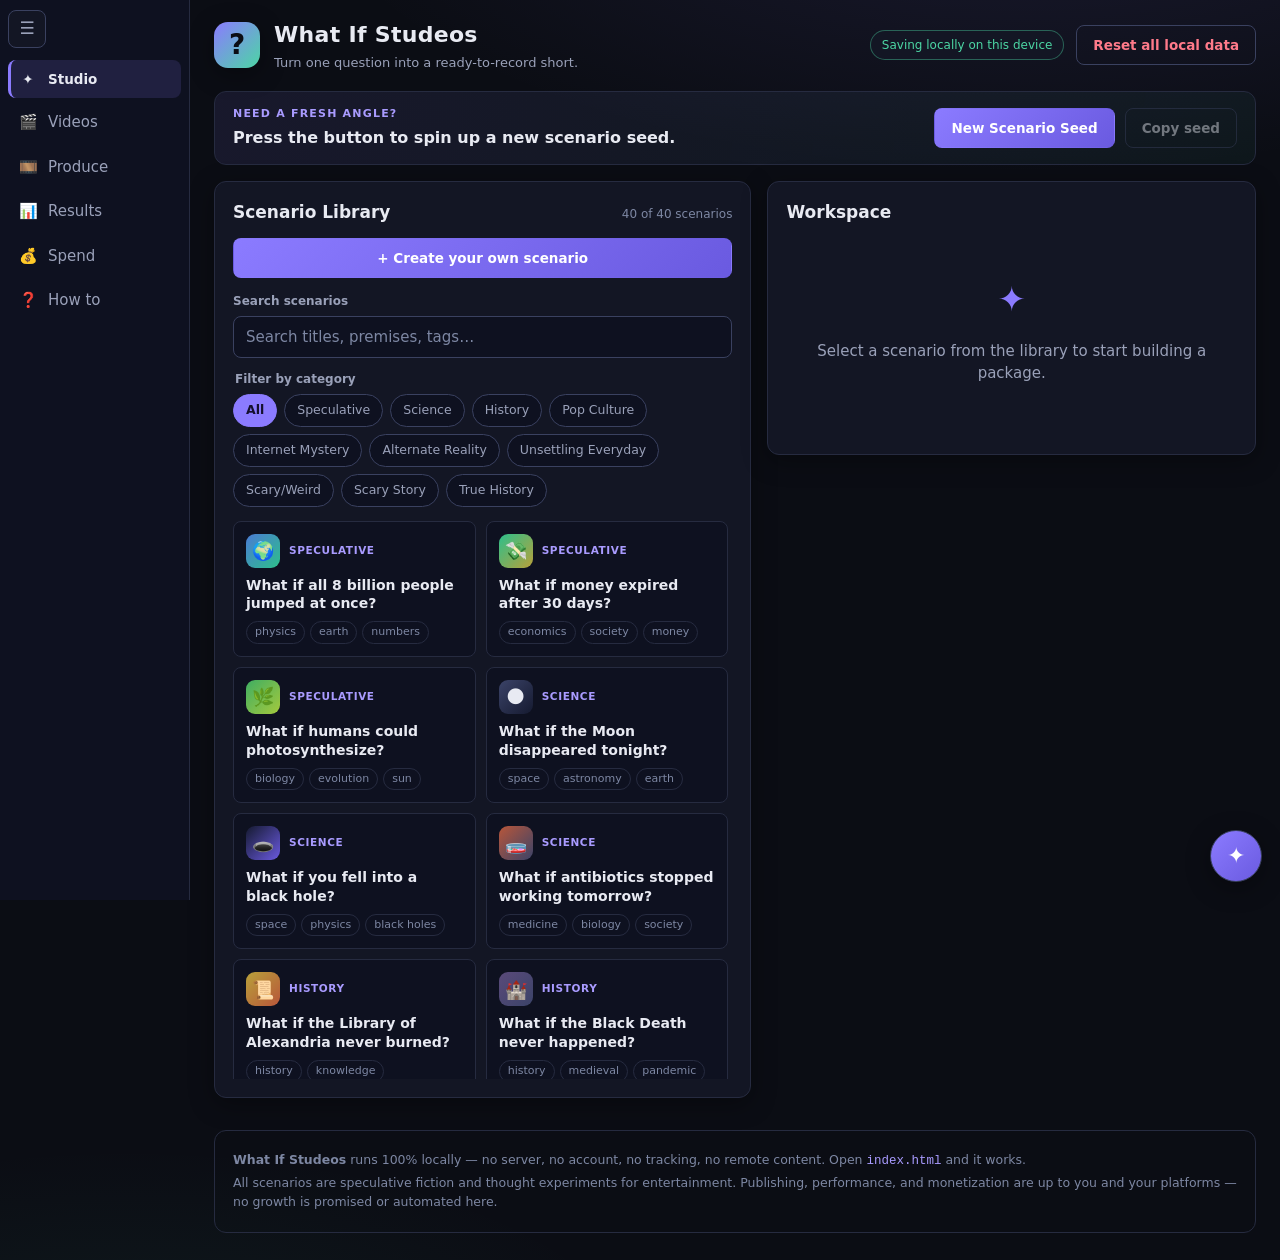
<file: index.html>
<!DOCTYPE html>
<html lang="en">
<head>
<meta charset="UTF-8">
<meta name="viewport" content="width=device-width, initial-scale=1.0">
<title>What If Studeos — Short-Form Scenario Engine</title>
<link rel="icon" type="image/svg+xml" href="favicon.svg">
<link rel="stylesheet" href="styles.css">
</head>
<body>

<a class="skip-link" href="#library">Skip to scenario library</a>

<nav class="side-nav" aria-label="Studio pages">
  <button type="button" id="navToggle" class="side-nav-toggle" aria-label="Collapse menu" aria-expanded="true">☰</button>
  <span class="side-nav-item current" aria-current="page">
    <span class="side-nav-icon" aria-hidden="true">✦</span><span class="side-nav-label">Studio</span>
  </span>
  <button type="button" id="navVideosBtn" class="side-nav-item side-nav-link">
    <span class="side-nav-icon" aria-hidden="true">🎬</span><span class="side-nav-label">Videos</span>
  </button>
  <button type="button" id="navProduceBtn" class="side-nav-item side-nav-link">
    <span class="side-nav-icon" aria-hidden="true">🎞️</span><span class="side-nav-label">Produce</span>
  </button>
  <button type="button" id="navResultsBtn" class="side-nav-item side-nav-link">
    <span class="side-nav-icon" aria-hidden="true">📊</span><span class="side-nav-label">Results</span>
  </button>
  <button type="button" id="navSpendBtn" class="side-nav-item side-nav-link">
    <span class="side-nav-icon" aria-hidden="true">💰</span><span class="side-nav-label">Spend</span>
  </button>
  <button type="button" id="navHelpBtn" class="side-nav-item side-nav-link">
    <span class="side-nav-icon" aria-hidden="true">❓</span><span class="side-nav-label">How to</span>
  </button>
  <span id="navStatus" class="side-nav-status" role="status" aria-live="polite"></span>
</nav>

<header class="app-header">
  <div class="brand">
    <span class="brand-mark" aria-hidden="true">?</span>
    <div class="brand-text">
      <h1>What If Studeos</h1>
      <p class="tagline">Turn one question into a ready-to-record short.</p>
    </div>
  </div>
  <div class="header-actions">
    <span id="storageBadge" class="storage-badge" role="status" aria-live="polite"></span>
    <button type="button" id="resetAllBtn" class="btn btn-ghost btn-danger-text">Reset all local data</button>
  </div>
</header>

<section class="seed-bar" aria-labelledby="seedHeading">
  <div class="seed-copy">
    <h2 id="seedHeading" class="visually-hidden">Scenario seed generator</h2>
    <p class="seed-label">Need a fresh angle?</p>
    <p id="seedText" class="seed-text" aria-live="polite">Press the button to spin up a new scenario seed.</p>
  </div>
  <div class="seed-actions">
    <button type="button" id="newSeedBtn" class="btn btn-primary">New Scenario Seed</button>
    <button type="button" id="copySeedBtn" class="btn btn-ghost" disabled>Copy seed</button>
  </div>
</section>

<main class="layout">

  <!-- ============ LIBRARY ============ -->
  <section id="library" class="panel library-panel" aria-labelledby="libraryHeading">
    <div class="panel-head">
      <h2 id="libraryHeading">Scenario Library</h2>
      <span id="libraryCount" class="panel-meta" aria-live="polite"></span>
    </div>

    <button type="button" id="newScenarioBtn" class="btn btn-primary btn-wide builder-open">+ Create your own scenario</button>

    <div class="library-controls">
      <label class="field-label" for="searchInput">Search scenarios</label>
      <input type="search" id="searchInput" placeholder="Search titles, premises, tags…" autocomplete="off">

      <fieldset class="chip-group">
        <legend class="field-label">Filter by category</legend>
        <div id="categoryChips" class="chips" role="radiogroup" aria-label="Category filter"></div>
      </fieldset>

      <div id="batchRenderRow" hidden></div>
    </div>

    <div id="scenarioGrid" class="scenario-grid" role="list"></div>
    <p id="libraryEmpty" class="empty-note" hidden>No scenarios match. Try clearing the search or picking “All”.</p>
  </section>

  <!-- ============ WORKSPACE ============ -->
  <section class="panel workspace-panel" aria-labelledby="workspaceHeading">
    <div class="panel-head">
      <h2 id="workspaceHeading">Workspace</h2>
    </div>

    <div id="workspaceEmpty" class="empty-state">
      <p class="empty-glyph" aria-hidden="true">✦</p>
      <p>Select a scenario from the library to start building a package.</p>
    </div>

    <div id="workspaceBody" hidden>
      <div id="scenarioBanner" class="scenario-banner">
        <span id="bannerGlyph" class="banner-glyph" aria-hidden="true"></span>
        <div>
          <span id="bannerCategory" class="category-badge"></span>
          <h3 id="bannerTitle" class="banner-title"></h3>
        </div>
        <button type="button" id="deleteScenarioBtn" class="btn btn-ghost btn-small btn-danger-text banner-delete" hidden>Delete</button>
      </div>
      <p id="bannerPremise" class="banner-premise"></p>
      <p id="bannerSafety" class="safety-note"></p>
      <div id="bannerTags" class="tag-row" aria-label="Scenario tags"></div>

      <h4 class="control-heading">Package settings</h4>

      <fieldset class="control-block">
        <legend class="field-label">Runtime</legend>
        <div id="runtimeGroup" class="segmented" role="radiogroup" aria-label="Video runtime"></div>
      </fieldset>

      <div class="control-block">
        <label class="field-label" for="voiceSelect">Voice / delivery style</label>
        <select id="voiceSelect"></select>
      </div>

      <button type="button" id="generateBtn" class="btn btn-primary btn-wide">🎬 Generate + Export for render</button>
      <p class="hint-under-btn">One click: builds the package and downloads the render .json — the watcher picks it up and makes the video. One cut works on TikTok, Shorts, and Reels (hashtags per platform come with the finished video's post kit).</p>
    </div>

    <!-- ============ PACKAGE OUTPUT ============ -->
    <div id="packageSection" hidden>
      <div class="panel-head package-head">
        <h3 id="packageTitle">Package</h3>
        <span id="packageMeta" class="panel-meta"></span>
      </div>

      <div class="tabs" role="tablist" aria-label="Package sections" id="packageTabs"></div>
      <div id="tabPanel" class="tab-panel" role="tabpanel" tabindex="0"></div>

      <div class="package-toolbar">
        <button type="button" id="copySectionBtn" class="btn btn-ghost">Copy this section</button>
        <button type="button" id="copyAllBtn" class="btn btn-ghost">Copy full package</button>
        <button type="button" id="exportTxtBtn" class="btn btn-ghost">Export .txt</button>
        <button type="button" id="exportSrtBtn" class="btn btn-ghost">Export .srt</button>
        <button type="button" id="exportJsonBtn" class="btn btn-ghost">Export .json (render again)</button>
      </div>

      <p id="actionStatus" class="action-status" role="status" aria-live="polite"></p>
    </div>
  </section>

</main>

<footer class="app-footer">
  <p><strong>What If Studeos</strong> runs 100% locally — no server, no account, no tracking, no remote content. Open <code>index.html</code> and it works.</p>
  <p>All scenarios are speculative fiction and thought experiments for entertainment. Publishing, performance, and monetization are up to you and your platforms — no growth is promised or automated here.</p>
</footer>

<dialog id="builderDialog" class="builder-dialog" aria-labelledby="builderHeading">
  <form id="builderForm" novalidate>
    <div class="panel-head">
      <h2 id="builderHeading">Create your own scenario</h2>
    </div>

    <label class="field-label" for="bTitle">Title — the question</label>
    <input type="text" id="bTitle" placeholder="What if …?" autocomplete="off">

    <div class="builder-ai-row">
      <button type="button" id="builderAiBtn" class="btn btn-ghost">✨ Write it for me</button>
      <label class="builder-runtime" for="bRuntime">for a
        <select id="bRuntime" aria-label="Draft length (runtime)"></select>
        video</label>
      <span id="builderAiStatus" class="builder-ai-status" role="status" aria-live="polite">Type a title, and AI drafts the rest — you can edit everything.</span>
    </div>

    <div class="builder-row">
      <div>
        <label class="field-label" for="bCategory">Category</label>
        <select id="bCategory"></select>
      </div>
      <div>
        <label class="field-label" for="bGlyph">Emoji (optional)</label>
        <input type="text" id="bGlyph" maxlength="4" placeholder="✳️" autocomplete="off">
      </div>
    </div>

    <label class="field-label" for="bPremise">Premise — 1–3 sentences setting up the idea</label>
    <textarea id="bPremise" rows="3" placeholder="What's the situation, and why is it interesting?"></textarea>

    <p class="field-label">Script beats — fill in at least 3. Each beat is ~10 seconds of narration and gets its own visual.</p>
    <textarea id="bBeat1" rows="2" aria-label="Beat 1" placeholder="Beat 1 — the setup: what changes, concretely?"></textarea>
    <textarea id="bBeat2" rows="2" aria-label="Beat 2" placeholder="Beat 2 — day one: the first thing everyone notices."></textarea>
    <textarea id="bBeat3" rows="2" aria-label="Beat 3" placeholder="Beat 3 — the ripple: the effect nobody predicts."></textarea>
    <textarea id="bBeat4" rows="2" aria-label="Beat 4 (optional)" placeholder="Beat 4 (optional) — the twist: the opposite of what you'd expect."></textarea>
    <textarea id="bBeat5" rows="2" aria-label="Beat 5 (optional)" placeholder="Beat 5 (optional) — the payoff: what this reveals."></textarea>

    <label class="field-label" for="bTags">Tags (optional, comma-separated)</label>
    <input type="text" id="bTags" placeholder="e.g. space, future, everyday" autocomplete="off">

    <p id="builderError" class="builder-error" role="alert"></p>

    <div class="builder-actions">
      <button type="button" id="builderCancel" class="btn btn-ghost">Cancel</button>
      <button type="submit" class="btn btn-primary">Add to library</button>
    </div>
  </form>
</dialog>

<script src="app.js"></script>
<script src="assistant.js"></script>
</body>
</html>
</file>
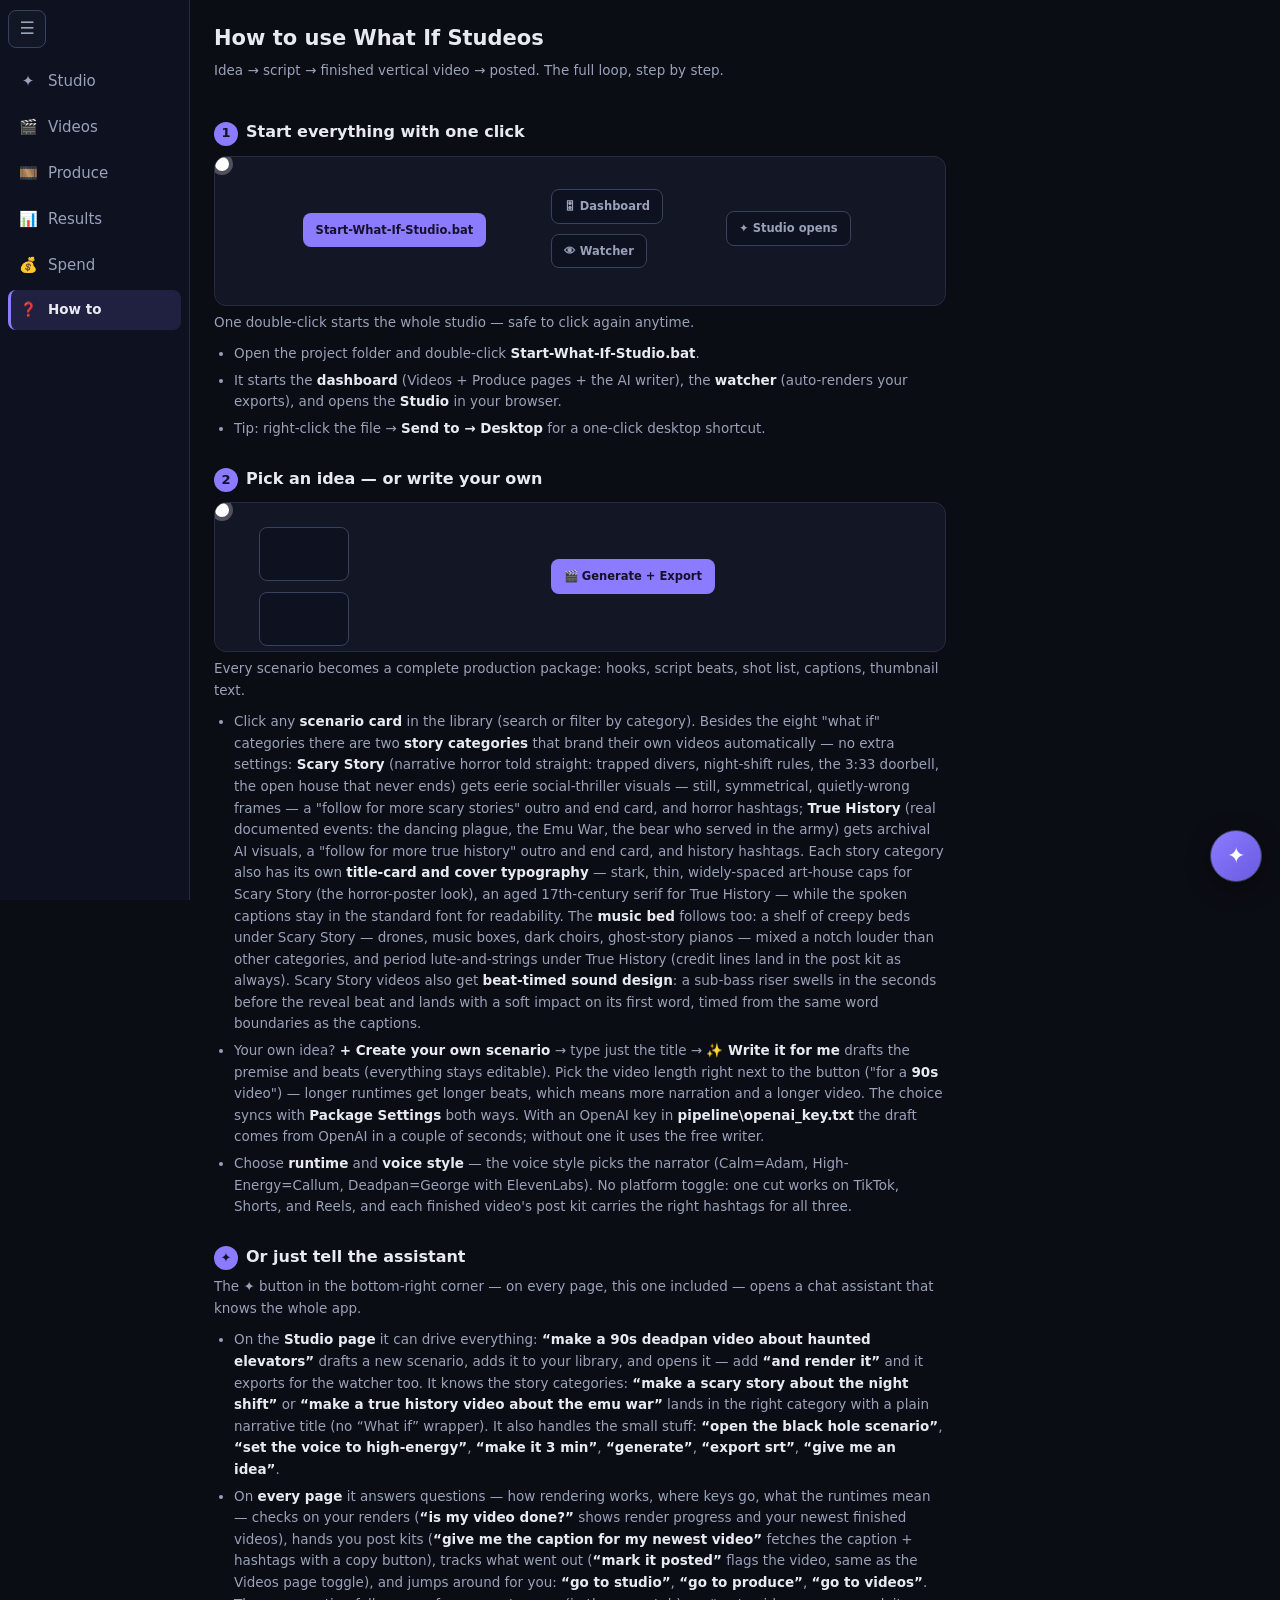
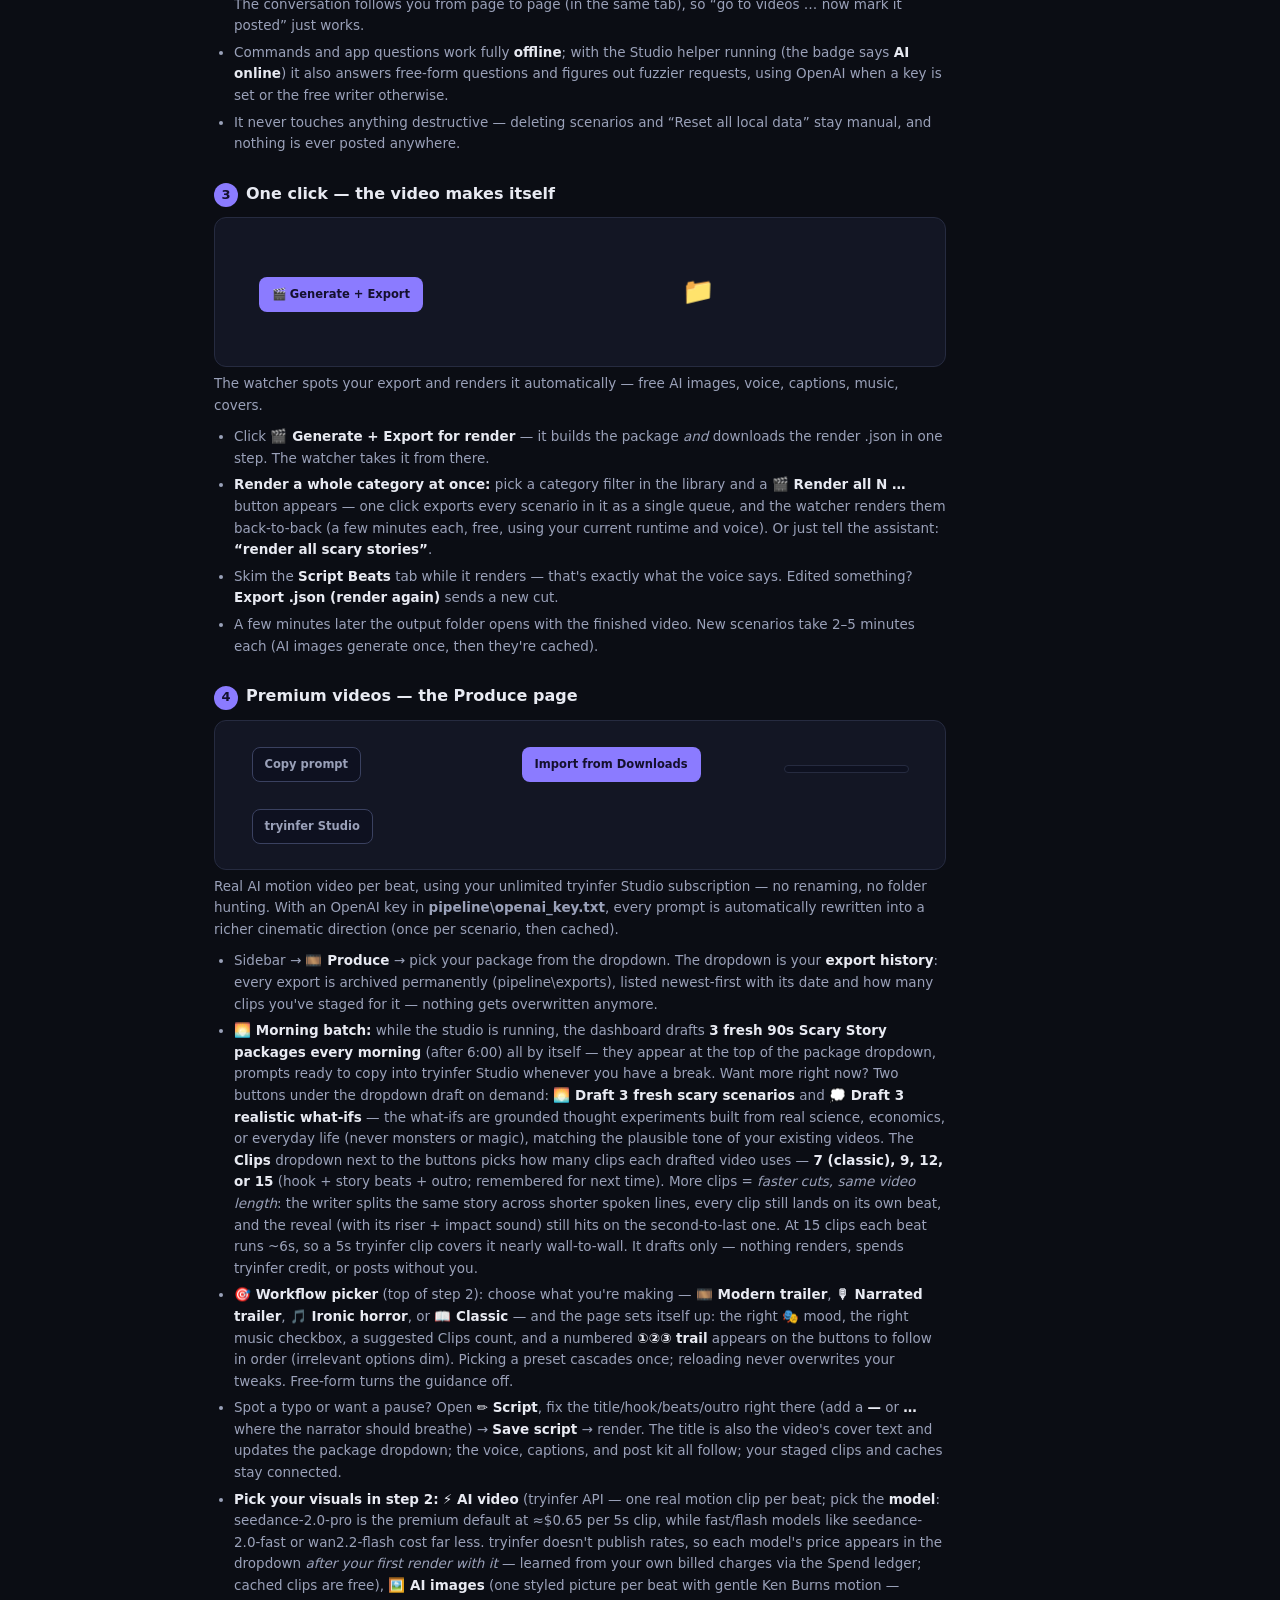
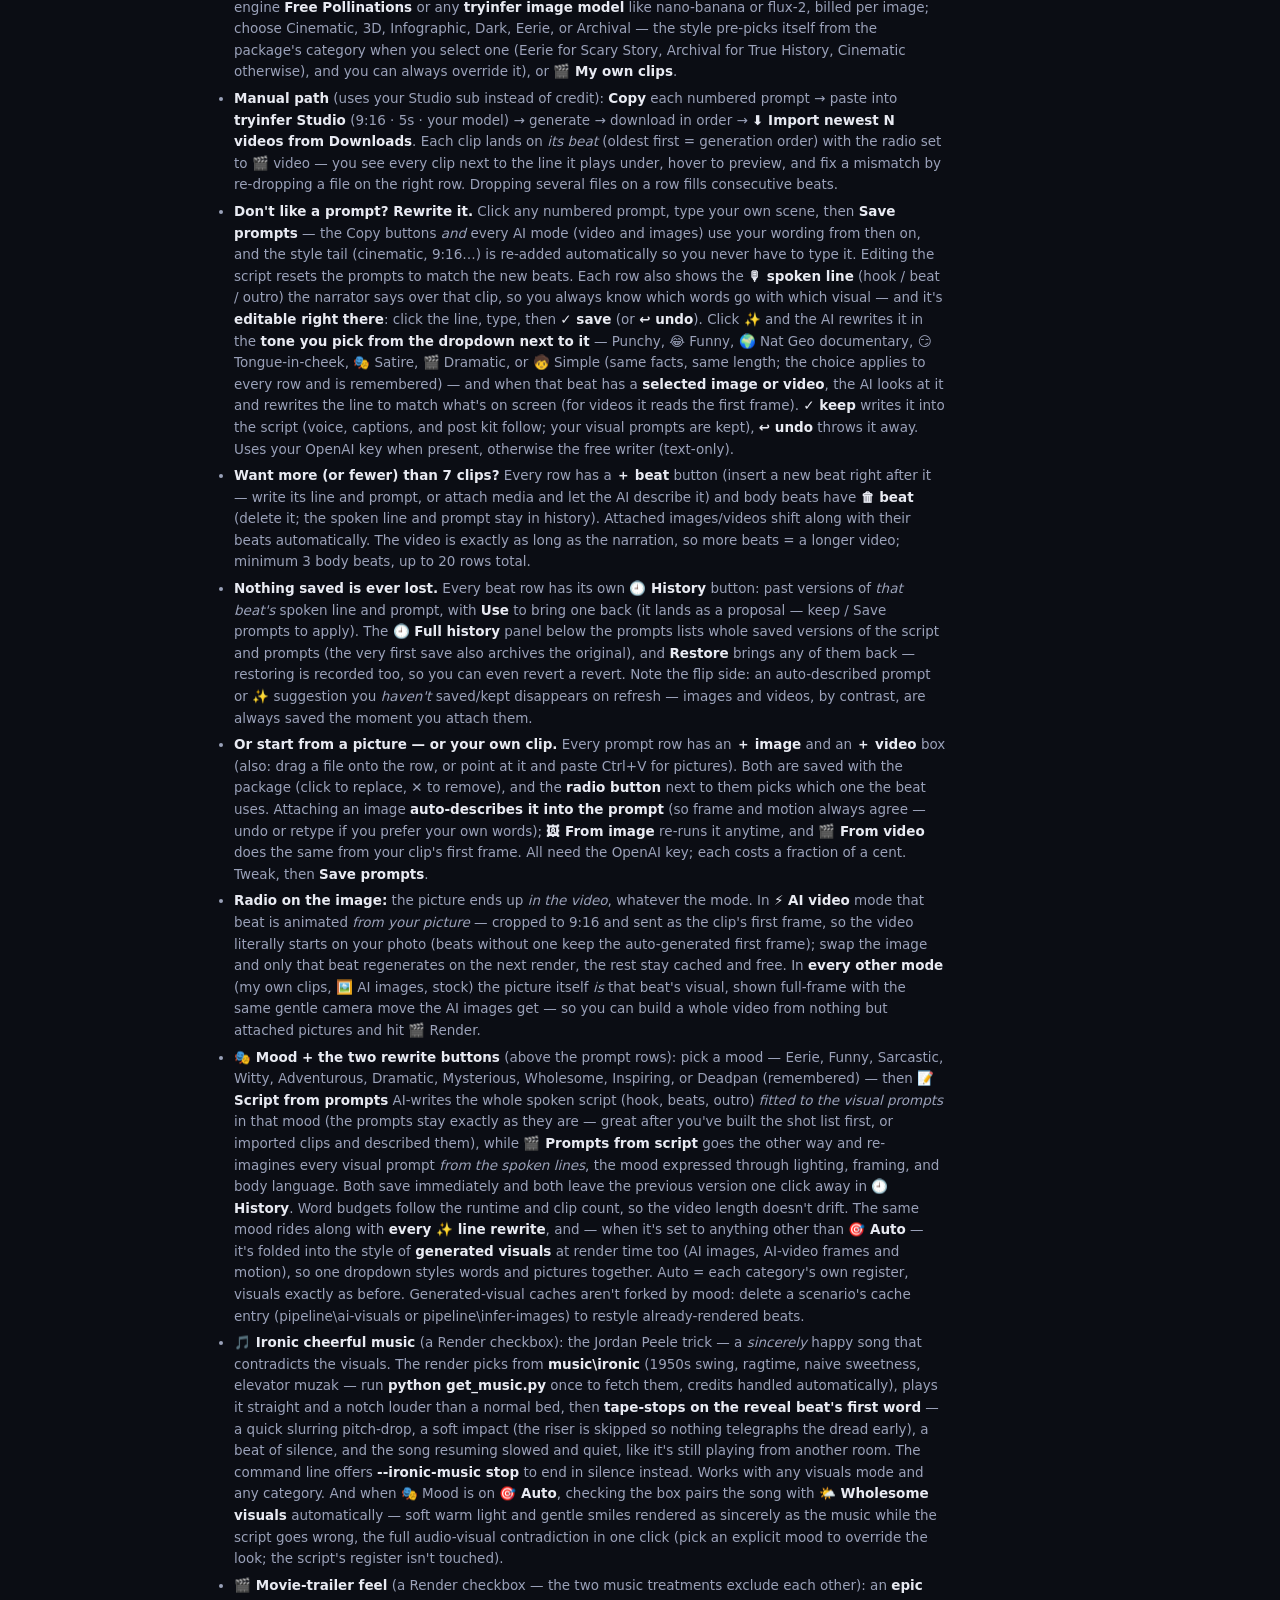
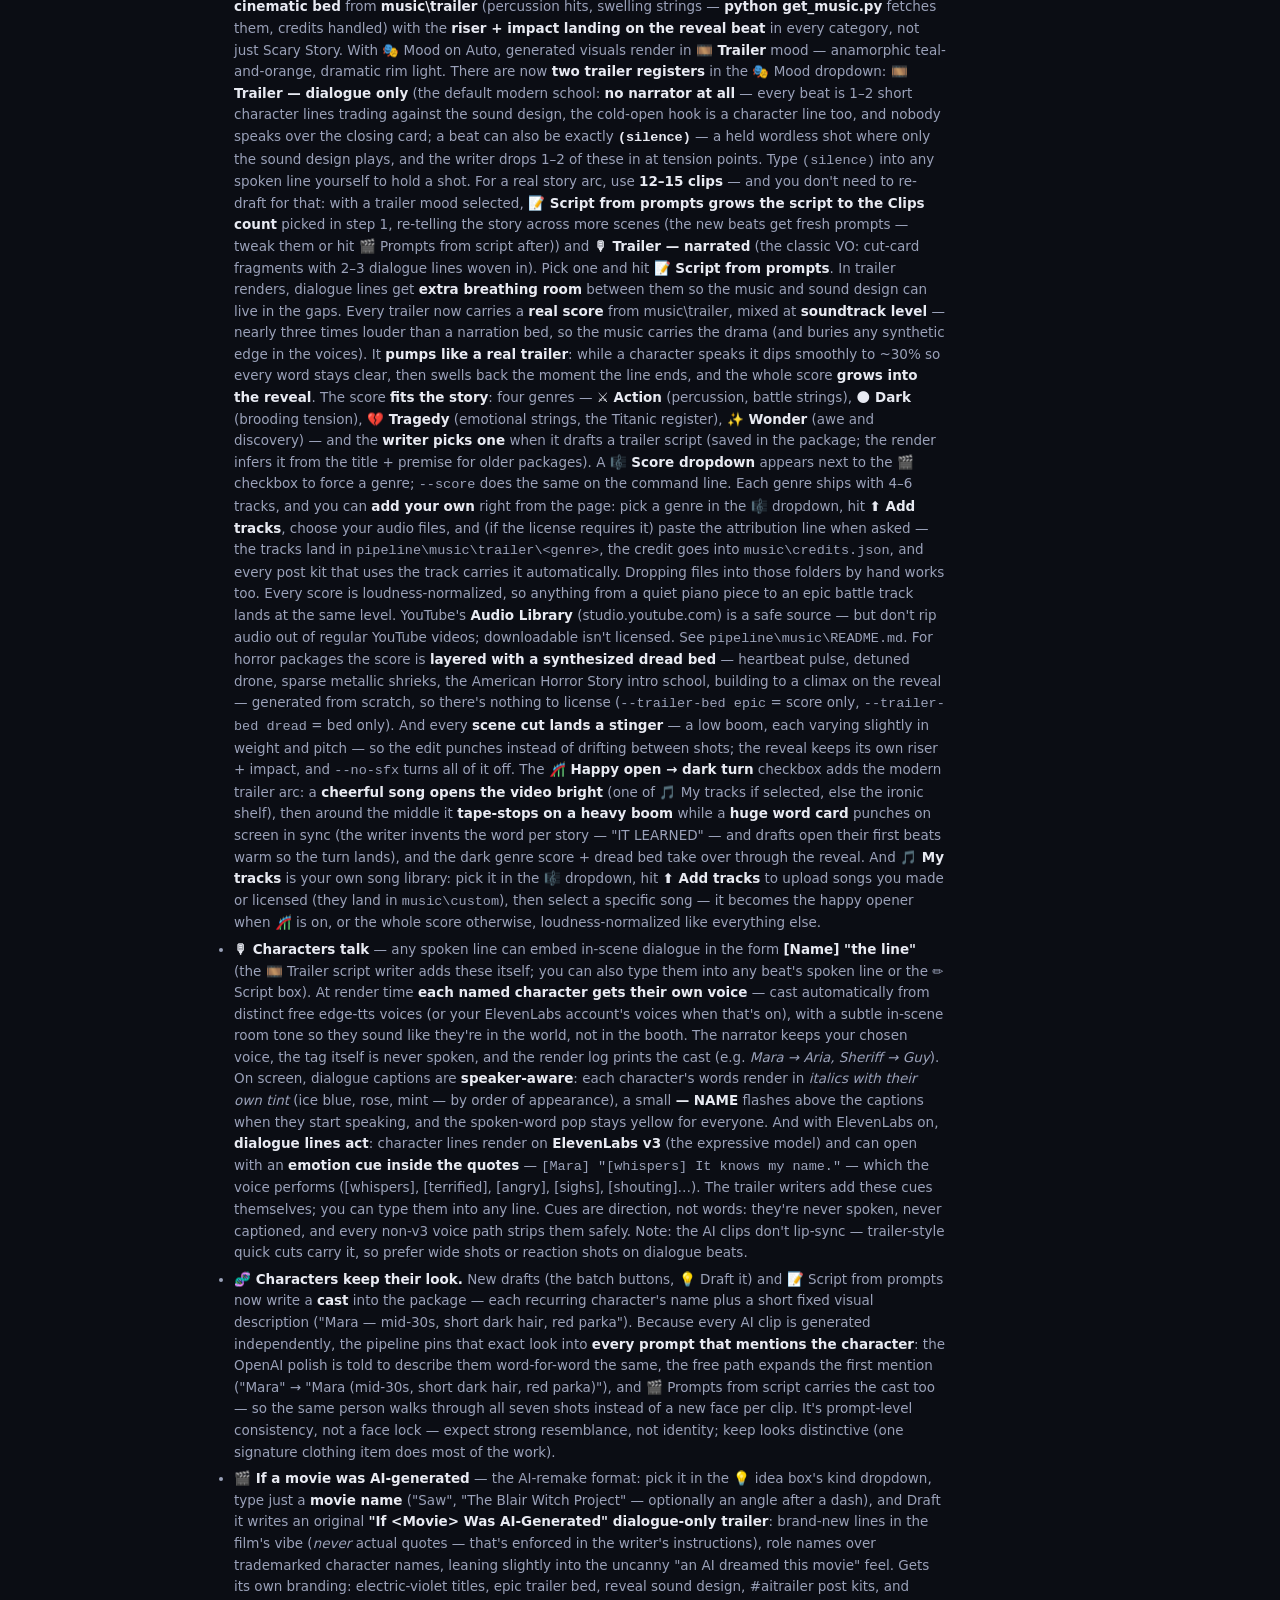
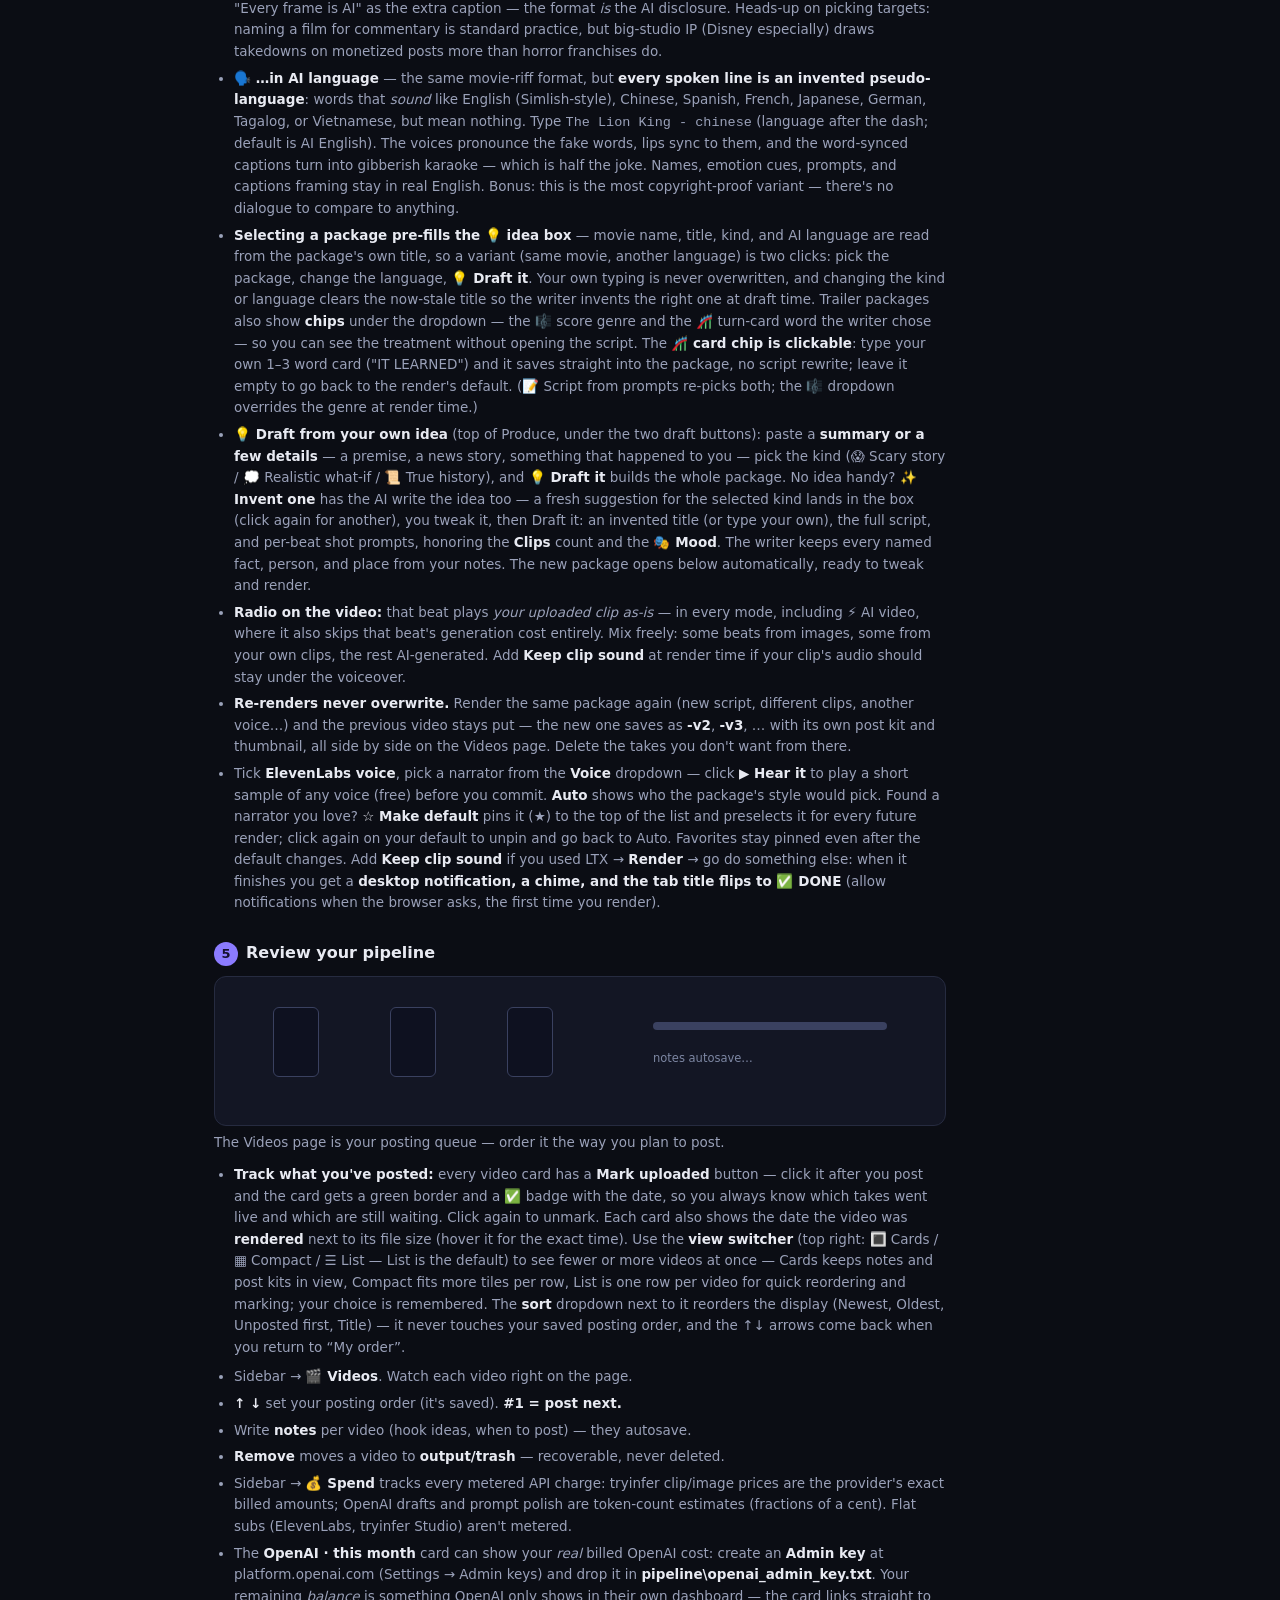
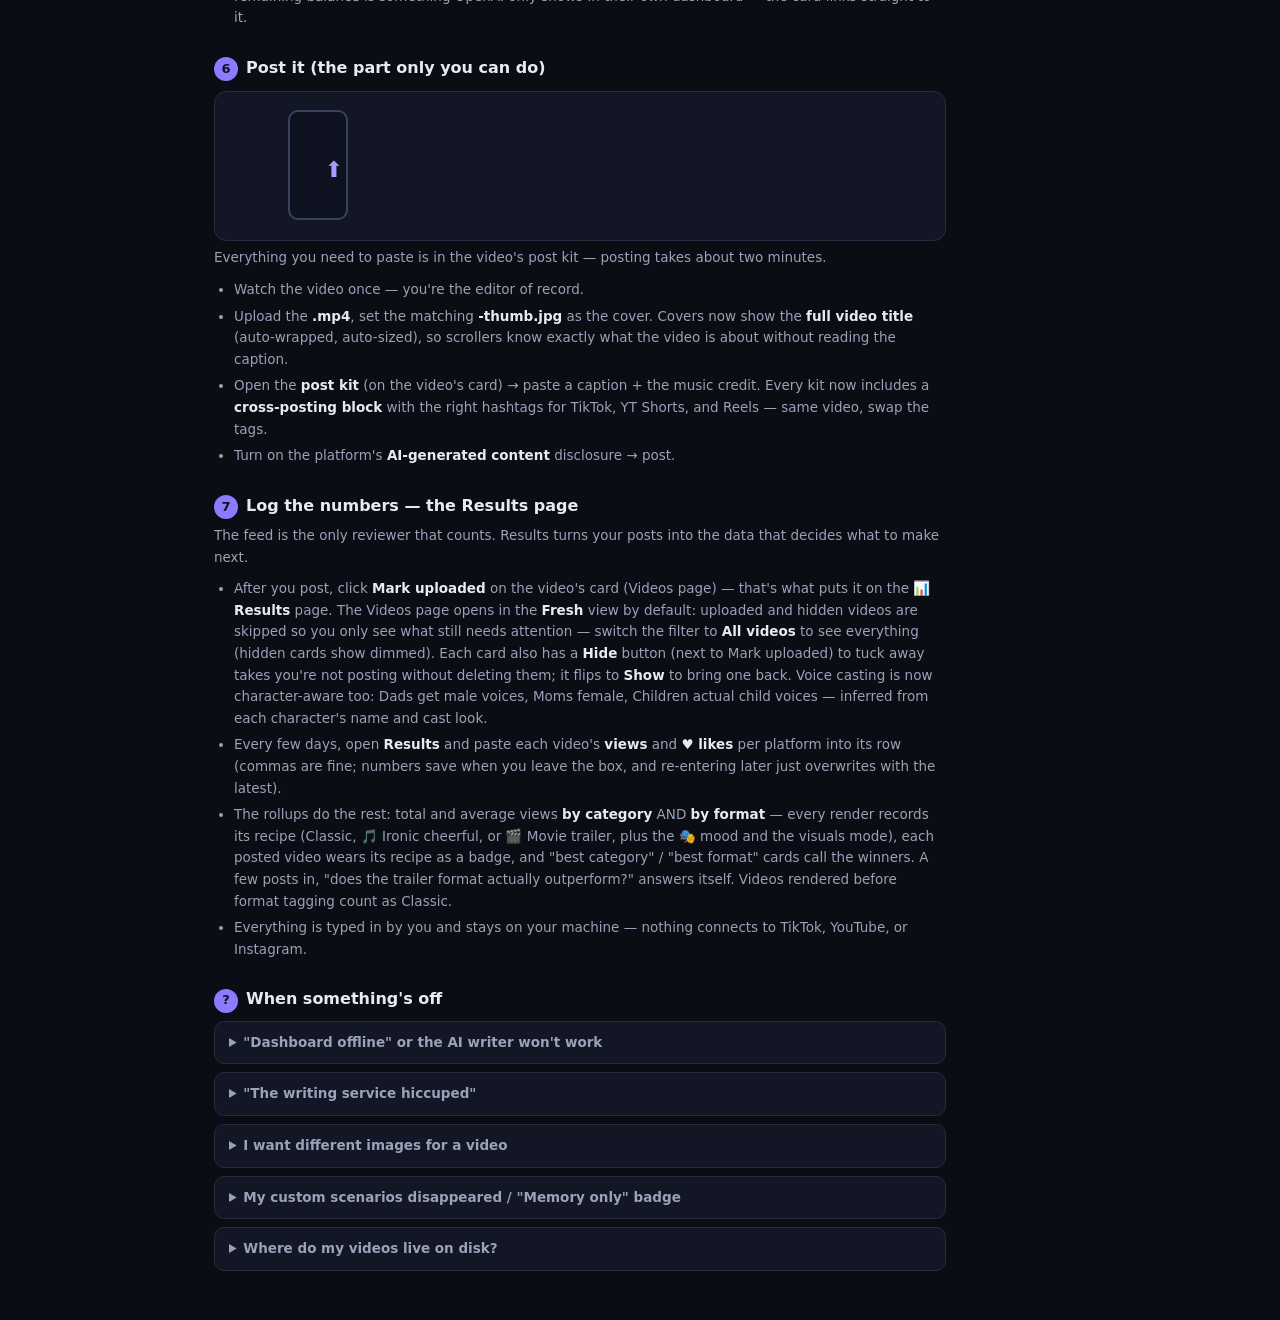
<file: help.html>
<!DOCTYPE html>
<html lang="en">
<head>
<meta charset="UTF-8">
<meta name="viewport" content="width=device-width, initial-scale=1.0">
<title>What If Studeos — How to</title>
<link rel="icon" type="image/svg+xml" href="favicon.svg">
<style>
:root {
  --bg: #0b0d14; --bg-raised: #131624; --bg-inset: #0e1120;
  --border: #262b40; --border-strong: #3a4160;
  --text: #e8eaf2; --text-dim: #9aa1b9; --text-faint: #7d87a3;
  --accent: #8b7bff; --accent-strong: #a99bff; --good: #4cd6a4; --warn: #ffc46b;
  --sidenav-w: 190px;
}
* { box-sizing: border-box; }
body { margin: 0; padding-left: var(--sidenav-w); background: var(--bg); color: var(--text); font: 15px/1.6 "Segoe UI", system-ui, sans-serif; }
body.nav-collapsed { --sidenav-w: 54px; }
.side-nav { position: fixed; top: 0; left: 0; bottom: 0; width: var(--sidenav-w); display: flex; flex-direction: column; gap: 4px; padding: 10px 8px; background: var(--bg-inset); border-right: 1px solid var(--border); z-index: 40; transition: width 150ms ease; overflow: hidden; }
.side-nav-toggle { font: inherit; font-size: 17px; width: 38px; height: 38px; margin-bottom: 8px; border: 1px solid var(--border-strong); border-radius: 8px; background: var(--bg-raised); color: var(--text-dim); cursor: pointer; flex: none; }
.side-nav-toggle:hover { color: var(--accent-strong); border-color: var(--accent); }
.side-nav-item { display: flex; align-items: center; gap: 10px; padding: 9px 10px; border-radius: 8px; font-size: 13.5px; font-weight: 600; color: var(--text-dim); white-space: nowrap; }
.side-nav-item.current { color: var(--text); background: rgba(139,123,255,0.14); border-left: 3px solid var(--accent); padding-left: 7px; }
.side-nav-link { font: inherit; border: none; background: none; cursor: pointer; text-align: left; width: 100%; }
.side-nav-link:hover { color: var(--accent-strong); background: var(--bg-raised); }
.side-nav-icon { flex: none; width: 20px; text-align: center; }
.side-nav-status { margin-top: auto; font-size: 11.5px; color: var(--text-faint); white-space: normal; line-height: 1.35; }
body.nav-collapsed .side-nav-label, body.nav-collapsed .side-nav-status { display: none; }
body.nav-collapsed .side-nav-item { justify-content: center; padding: 9px 0; }
body.nav-collapsed .side-nav-item.current { padding-left: 0; border-left-width: 0; border-bottom: 3px solid var(--accent); }

header { padding: 22px 24px 4px; }
h1 { margin: 0; font-size: 21px; }
.sub { color: var(--text-dim); font-size: 13.5px; margin: 4px 0 0; }
main { padding: 8px 24px 60px; max-width: 780px; }
section { margin-top: 26px; }
h2 { font-size: 16px; margin: 0 0 4px; }
h2 .n { display: inline-grid; place-items: center; width: 24px; height: 24px; border-radius: 50%; background: var(--accent); color: #14102e; font-size: 13px; margin-right: 8px; }
.caption { color: var(--text-dim); font-size: 13.5px; margin: 6px 0 10px; }
ul.steps { margin: 8px 0 0; padding-left: 20px; color: var(--text-dim); font-size: 13.5px; }
ul.steps li { margin-bottom: 5px; }
ul.steps b { color: var(--text); }
kbd { background: var(--bg-inset); border: 1px solid var(--border-strong); border-radius: 5px; padding: 1px 7px; font-size: 12px; font-family: inherit; }

/* ---------- animated demo panels ("gifs") ---------- */
.demo { position: relative; height: 150px; background: var(--bg-raised); border: 1px solid var(--border); border-radius: 12px; overflow: hidden; margin-top: 10px; }
.demo * { position: absolute; }
.cursor { width: 14px; height: 14px; border-radius: 50%; background: #fff; box-shadow: 0 0 0 4px rgba(255,255,255,0.25); z-index: 5; }
.chip { border-radius: 8px; background: var(--bg-inset); border: 1px solid var(--border-strong); color: var(--text-dim); font-size: 11.5px; padding: 7px 12px; font-weight: 600; }
.chip.primary { background: var(--accent); color: #14102e; border-color: transparent; }
.bar { height: 8px; border-radius: 99px; background: var(--bg-inset); border: 1px solid var(--border); overflow: hidden; }
.bar i { position: absolute; inset: 0; background: var(--accent); transform-origin: left; }
.tick { color: var(--good); font-size: 18px; font-weight: 700; }
.ghost { color: var(--text-faint); font-size: 11.5px; }
.mini { width: 46px; height: 70px; border-radius: 6px; background: var(--bg-inset); border: 1px solid var(--border-strong); }

@keyframes launchPulse { 0%,15% { transform: scale(1); } 20% { transform: scale(0.92); } 25%,100% { transform: scale(1); } }
@keyframes lightUp { 0%,30% { opacity: 0.25; } 45%,90% { opacity: 1; } 100% { opacity: 0.25; } }
.d-launch .cursor { animation: dl-cur 5s infinite; }
@keyframes dl-cur { 0% { left: 10%; top: 75%; } 18% { left: 23%; top: 48%; } 24% { left: 23%; top: 48%; transform: scale(0.8);} 30%,100% { left: 23%; top: 48%; transform: scale(1);} }
.d-launch .chip.primary { left: 12%; top: 38%; animation: launchPulse 5s infinite; }
.d-launch .svc1 { left: 46%; top: 22%; animation: lightUp 5s infinite; }
.d-launch .svc2 { left: 46%; top: 52%; animation: lightUp 5s infinite 0.4s; }
.d-launch .svc3 { left: 70%; top: 37%; animation: lightUp 5s infinite 0.8s; }

.d-create .card { width: 90px; height: 54px; border-radius: 8px; background: var(--bg-inset); border: 1px solid var(--border-strong); }
.d-create .c1 { left: 6%; top: 16%; } .d-create .c2 { left: 6%; top: 60%; }
.d-create .cursor { animation: dc-cur 6s infinite; }
@keyframes dc-cur { 0% { left: 30%; top: 80%; } 20% { left: 12%; top: 30%; } 26% { transform: scale(0.8); } 32% { transform: scale(1); } 55% { left: 55%; top: 42%; } 61% { transform: scale(0.8);} 67%,100% { transform: scale(1);} }
.d-create .c1 { animation: dc-sel 6s infinite; }
@keyframes dc-sel { 0%,25% { border-color: var(--border-strong); } 32%,100% { border-color: var(--accent); box-shadow: 0 0 0 2px rgba(139,123,255,0.35); } }
.d-create .gen { left: 46%; top: 38%; animation: dc-gen 6s infinite; }
@keyframes dc-gen { 0%,60% { opacity: 1; } 67% { transform: scale(0.94); } 74%,100% { transform: scale(1); } }
.d-create .line { height: 6px; border-radius: 4px; background: var(--border-strong); left: 46%; animation: dc-line 6s infinite; opacity: 0; }
.d-create .l1 { top: 66%; width: 40%; animation-delay: 0.15s; }
.d-create .l2 { top: 78%; width: 30%; animation-delay: 0.3s; }
@keyframes dc-line { 0%,70% { opacity: 0; transform: translateX(-8px);} 80%,100% { opacity: 1; transform: translateX(0);} }

.d-export .chip.primary { left: 6%; top: 40%; animation: launchPulse 6s infinite; }
.d-export .file { left: 34%; top: 42%; font-size: 20px; animation: de-file 6s infinite; opacity: 0; }
@keyframes de-file { 0%,25% { left: 30%; opacity: 0; } 35% { opacity: 1; } 60% { left: 62%; opacity: 1; } 70%,100% { left: 64%; opacity: 0; } }
.d-export .folder { left: 64%; top: 36%; font-size: 26px; }
.d-export .toast { right: 4%; bottom: 10%; border-radius: 8px; background: var(--bg-inset); border: 1px solid var(--good); color: var(--good); font-size: 11px; padding: 6px 10px; animation: de-toast 6s infinite; opacity: 0; }
@keyframes de-toast { 0%,65% { opacity: 0; transform: translateY(6px);} 75%,95% { opacity: 1; transform: translateY(0);} 100% { opacity: 0; } }

.d-produce .chip.copy { left: 5%; top: 18%; animation: launchPulse 7s infinite; }
.d-produce .studio { left: 5%; top: 60%; }
.d-produce .arrow { left: 30%; top: 62%; color: var(--accent-strong); font-size: 16px; animation: dp-arrow 7s infinite; opacity: 0; }
@keyframes dp-arrow { 0%,30% { opacity: 0; } 40%,60% { opacity: 1; } 70%,100% { opacity: 0; } }
.d-produce .imp { left: 42%; top: 18%; animation: launchPulse 7s infinite 0.5s; }
.d-produce .mini { animation: dp-clip 7s infinite; opacity: 0; }
.d-produce .m1 { left: 44%; top: 52%; animation-delay: 0.6s; }
.d-produce .m2 { left: 54%; top: 52%; animation-delay: 0.8s; }
.d-produce .m3 { left: 64%; top: 52%; animation-delay: 1.0s; }
@keyframes dp-clip { 0%,55% { opacity: 0; transform: translateY(8px);} 65%,100% { opacity: 1; transform: translateY(0);} }
.d-produce .bar { left: 78%; right: 5%; top: 30%; }
.d-produce .bar i { animation: dp-bar 7s infinite; transform: scaleX(0); }
@keyframes dp-bar { 0%,70% { transform: scaleX(0);} 95%,100% { transform: scaleX(1);} }
.d-produce .tick { right: 8%; top: 44%; animation: dp-tick 7s infinite; opacity: 0; }
@keyframes dp-tick { 0%,93% { opacity: 0; } 97%,100% { opacity: 1; } }

.d-review .mini { top: 20%; }
.d-review .v1 { left: 8%; } .d-review .v2 { left: 24%; animation: dr-swap 6s infinite; } .d-review .v3 { left: 40%; animation: dr-swap2 6s infinite; }
@keyframes dr-swap { 0%,35% { left: 24%; } 50%,100% { left: 40%; } }
@keyframes dr-swap2 { 0%,35% { left: 40%; } 50%,100% { left: 24%; } }
.d-review .note { left: 60%; top: 30%; width: 32%; height: 8px; border-radius: 4px; background: var(--border-strong); animation: dr-note 6s infinite; transform-origin: left; }
@keyframes dr-note { 0%,55% { transform: scaleX(0.1);} 90%,100% { transform: scaleX(1);} }
.d-review .ghost { left: 60%; top: 48%; }

.d-post .phone { left: 10%; top: 12%; width: 60px; height: 110px; border-radius: 10px; border: 2px solid var(--border-strong); background: var(--bg-inset); }
.d-post .up { left: 15%; top: 40%; color: var(--accent-strong); font-size: 22px; animation: dpost-up 5s infinite; }
@keyframes dpost-up { 0%,20% { top: 62%; opacity: 0; } 35% { opacity: 1; } 60% { top: 26%; opacity: 1; } 75%,100% { top: 20%; opacity: 0; } }
.d-post .check { font-size: 12.5px; color: var(--text-dim); left: 34%; opacity: 0; animation: dpost-check 5s infinite; }
.d-post .k1 { top: 22%; animation-delay: 0.4s; } .d-post .k2 { top: 42%; animation-delay: 0.9s; } .d-post .k3 { top: 62%; animation-delay: 1.4s; }
@keyframes dpost-check { 0%,45% { opacity: 0; transform: translateX(-6px);} 60%,100% { opacity: 1; transform: translateX(0);} }

details { background: var(--bg-raised); border: 1px solid var(--border); border-radius: 10px; padding: 10px 14px; margin-top: 8px; }
summary { cursor: pointer; font-weight: 600; font-size: 13.5px; color: var(--text-dim); }
details p { color: var(--text-dim); font-size: 13px; margin: 8px 0 2px; }

@media (prefers-reduced-motion: reduce) {
  * { animation: none !important; transition: none !important; }
  .demo::after { content: "Animations off (reduced motion)"; position: absolute; right: 10px; bottom: 8px; color: var(--text-faint); font-size: 11px; }
}
:focus-visible { outline: 3px solid var(--accent-strong); outline-offset: 2px; }
</style>
</head>
<body>
<nav class="side-nav" aria-label="Studio pages">
  <button type="button" id="navToggle" class="side-nav-toggle" aria-label="Collapse menu" aria-expanded="true">☰</button>
  <button type="button" id="navStudioBtn" class="side-nav-item side-nav-link">
    <span class="side-nav-icon" aria-hidden="true">✦</span><span class="side-nav-label">Studio</span>
  </button>
  <button type="button" id="navVideosBtn" class="side-nav-item side-nav-link">
    <span class="side-nav-icon" aria-hidden="true">🎬</span><span class="side-nav-label">Videos</span>
  </button>
  <button type="button" id="navProduceBtn" class="side-nav-item side-nav-link">
    <span class="side-nav-icon" aria-hidden="true">🎞️</span><span class="side-nav-label">Produce</span>
  </button>
  <button type="button" id="navResultsBtn" class="side-nav-item side-nav-link">
    <span class="side-nav-icon" aria-hidden="true">📊</span><span class="side-nav-label">Results</span>
  </button>
  <button type="button" id="navSpendBtn" class="side-nav-item side-nav-link">
    <span class="side-nav-icon" aria-hidden="true">💰</span><span class="side-nav-label">Spend</span>
  </button>
  <span class="side-nav-item current" aria-current="page">
    <span class="side-nav-icon" aria-hidden="true">❓</span><span class="side-nav-label">How to</span>
  </span>
  <span id="navStatus" class="side-nav-status" role="status" aria-live="polite"></span>
</nav>

<header>
  <h1>How to use What If Studeos</h1>
  <p class="sub">Idea → script → finished vertical video → posted. The full loop, step by step.</p>
</header>

<main>
  <section>
    <h2><span class="n">1</span>Start everything with one click</h2>
    <div class="demo d-launch" role="img" aria-label="Animation: double-clicking the launcher lights up the dashboard, the watcher, and the Studio.">
      <span class="chip primary">Start-What-If-Studio.bat</span>
      <span class="cursor"></span>
      <span class="chip svc1">🎛 Dashboard</span>
      <span class="chip svc2">👁 Watcher</span>
      <span class="chip svc3">✦ Studio opens</span>
    </div>
    <p class="caption">One double-click starts the whole studio — safe to click again anytime.</p>
    <ul class="steps">
      <li>Open the project folder and double-click <b>Start-What-If-Studio.bat</b>.</li>
      <li>It starts the <b>dashboard</b> (Videos + Produce pages + the AI writer), the <b>watcher</b> (auto-renders your exports), and opens the <b>Studio</b> in your browser.</li>
      <li>Tip: right-click the file → <b>Send to → Desktop</b> for a one-click desktop shortcut.</li>
    </ul>
  </section>

  <section>
    <h2><span class="n">2</span>Pick an idea — or write your own</h2>
    <div class="demo d-create" role="img" aria-label="Animation: clicking a scenario card, then Generate Package, and script lines appearing.">
      <span class="card c1"></span><span class="card c2"></span>
      <span class="chip primary gen">🎬 Generate + Export</span>
      <span class="line l1"></span><span class="line l2"></span>
      <span class="cursor"></span>
    </div>
    <p class="caption">Every scenario becomes a complete production package: hooks, script beats, shot list, captions, thumbnail text.</p>
    <ul class="steps">
      <li>Click any <b>scenario card</b> in the library (search or filter by category). Besides the eight "what if" categories there are two <b>story categories</b> that brand their own videos automatically — no extra settings: <b>Scary Story</b> (narrative horror told straight: trapped divers, night-shift rules, the 3:33 doorbell, the open house that never ends) gets eerie social-thriller visuals — still, symmetrical, quietly-wrong frames — a "follow for more scary stories" outro and end card, and horror hashtags; <b>True History</b> (real documented events: the dancing plague, the Emu War, the bear who served in the army) gets archival AI visuals, a "follow for more true history" outro and end card, and history hashtags. Each story category also has its own <b>title-card and cover typography</b> — stark, thin, widely-spaced art-house caps for Scary Story (the horror-poster look), an aged 17th-century serif for True History — while the spoken captions stay in the standard font for readability. The <b>music bed</b> follows too: a shelf of creepy beds under Scary Story — drones, music boxes, dark choirs, ghost-story pianos — mixed a notch louder than other categories, and period lute-and-strings under True History (credit lines land in the post kit as always). Scary Story videos also get <b>beat-timed sound design</b>: a sub-bass riser swells in the seconds before the reveal beat and lands with a soft impact on its first word, timed from the same word boundaries as the captions.</li>
      <li>Your own idea? <b>+ Create your own scenario</b> → type just the title → <b>✨ Write it for me</b> drafts the premise and beats (everything stays editable). Pick the video length right next to the button ("for a <b>90s</b> video") — longer runtimes get longer beats, which means more narration and a longer video. The choice syncs with <b>Package Settings</b> both ways. With an OpenAI key in <b>pipeline\openai_key.txt</b> the draft comes from OpenAI in a couple of seconds; without one it uses the free writer.</li>
      <li>Choose <b>runtime</b> and <b>voice style</b> — the voice style picks the narrator (Calm=Adam, High-Energy=Callum, Deadpan=George with ElevenLabs). No platform toggle: one cut works on TikTok, Shorts, and Reels, and each finished video's post kit carries the right hashtags for all three.</li>
    </ul>
  </section>

  <section>
    <h2><span class="n">✦</span>Or just tell the assistant</h2>
    <p class="caption">The ✦ button in the bottom-right corner — on every page, this one included — opens a chat assistant that knows the whole app.</p>
    <ul class="steps">
      <li>On the <b>Studio page</b> it can drive everything: <b>“make a 90s deadpan video about haunted elevators”</b> drafts a new scenario, adds it to your library, and opens it — add <b>“and render it”</b> and it exports for the watcher too. It knows the story categories: <b>“make a scary story about the night shift”</b> or <b>“make a true history video about the emu war”</b> lands in the right category with a plain narrative title (no “What if” wrapper). It also handles the small stuff: <b>“open the black hole scenario”</b>, <b>“set the voice to high-energy”</b>, <b>“make it 3 min”</b>, <b>“generate”</b>, <b>“export srt”</b>, <b>“give me an idea”</b>.</li>
      <li>On <b>every page</b> it answers questions — how rendering works, where keys go, what the runtimes mean — checks on your renders (<b>“is my video done?”</b> shows render progress and your newest finished videos), hands you post kits (<b>“give me the caption for my newest video”</b> fetches the caption + hashtags with a copy button), tracks what went out (<b>“mark it posted”</b> flags the video, same as the Videos page toggle), and jumps around for you: <b>“go to studio”</b>, <b>“go to produce”</b>, <b>“go to videos”</b>. The conversation follows you from page to page (in the same tab), so “go to videos … now mark it posted” just works.</li>
      <li>Commands and app questions work fully <b>offline</b>; with the Studio helper running (the badge says <b>AI online</b>) it also answers free-form questions and figures out fuzzier requests, using OpenAI when a key is set or the free writer otherwise.</li>
      <li>It never touches anything destructive — deleting scenarios and “Reset all local data” stay manual, and nothing is ever posted anywhere.</li>
    </ul>
  </section>

  <section>
    <h2><span class="n">3</span>One click — the video makes itself</h2>
    <div class="demo d-export" role="img" aria-label="Animation: clicking Generate + Export, a file flying into a folder, and a rendering notification appearing.">
      <span class="chip primary">🎬 Generate + Export</span>
      <span class="file">📄</span>
      <span class="folder">📁</span>
      <span class="toast">Rendering 1 video…</span>
    </div>
    <p class="caption">The watcher spots your export and renders it automatically — free AI images, voice, captions, music, covers.</p>
    <ul class="steps">
      <li>Click <b>🎬 Generate + Export for render</b> — it builds the package <em>and</em> downloads the render .json in one step. The watcher takes it from there.</li>
      <li><b>Render a whole category at once:</b> pick a category filter in the library and a <b>🎬 Render all N …</b> button appears — one click exports every scenario in it as a single queue, and the watcher renders them back-to-back (a few minutes each, free, using your current runtime and voice). Or just tell the assistant: <b>“render all scary stories”</b>.</li>
      <li>Skim the <b>Script Beats</b> tab while it renders — that's exactly what the voice says. Edited something? <b>Export .json (render again)</b> sends a new cut.</li>
      <li>A few minutes later the output folder opens with the finished video. New scenarios take 2–5 minutes each (AI images generate once, then they're cached).</li>
    </ul>
  </section>

  <section>
    <h2><span class="n">4</span>Premium videos — the Produce page</h2>
    <div class="demo d-produce" role="img" aria-label="Animation: copying a prompt, generating in tryinfer Studio, importing clips, and rendering with a progress bar.">
      <span class="chip copy">Copy prompt</span>
      <span class="chip studio">tryinfer Studio</span>
      <span class="arrow">⬇⬇⬇</span>
      <span class="chip primary imp">Import from Downloads</span>
      <span class="mini m1"></span><span class="mini m2"></span><span class="mini m3"></span>
      <span class="bar"><i></i></span>
      <span class="tick">✓ Done</span>
    </div>
    <p class="caption">Real AI motion video per beat, using your unlimited tryinfer Studio subscription — no renaming, no folder hunting. With an OpenAI key in <b>pipeline\openai_key.txt</b>, every prompt is automatically rewritten into a richer cinematic direction (once per scenario, then cached).</p>
    <ul class="steps">
      <li>Sidebar → <b>🎞️ Produce</b> → pick your package from the dropdown. The dropdown is your <b>export history</b>: every export is archived permanently (pipeline\exports), listed newest-first with its date and how many clips you've staged for it — nothing gets overwritten anymore.</li>
      <li><b>🌅 Morning batch:</b> while the studio is running, the dashboard drafts <b>3 fresh 90s Scary Story packages every morning</b> (after 6:00) all by itself — they appear at the top of the package dropdown, prompts ready to copy into tryinfer Studio whenever you have a break. Want more right now? Two buttons under the dropdown draft on demand: <b>🌅 Draft 3 fresh scary scenarios</b> and <b>💭 Draft 3 realistic what-ifs</b> — the what-ifs are grounded thought experiments built from real science, economics, or everyday life (never monsters or magic), matching the plausible tone of your existing videos. The <b>Clips</b> dropdown next to the buttons picks how many clips each drafted video uses — <b>7 (classic), 9, 12, or 15</b> (hook + story beats + outro; remembered for next time). More clips = <em>faster cuts, same video length</em>: the writer splits the same story across shorter spoken lines, every clip still lands on its own beat, and the reveal (with its riser + impact sound) still hits on the second-to-last one. At 15 clips each beat runs ~6s, so a 5s tryinfer clip covers it nearly wall-to-wall. It drafts only — nothing renders, spends tryinfer credit, or posts without you.</li>
      <li><b>🎯 Workflow picker</b> (top of step 2): choose what you're making — <b>🎞️ Modern trailer</b>, <b>🎙 Narrated trailer</b>, <b>🎵 Ironic horror</b>, or <b>📖 Classic</b> — and the page sets itself up: the right 🎭 mood, the right music checkbox, a suggested Clips count, and a numbered <b>①②③ trail</b> appears on the buttons to follow in order (irrelevant options dim). Picking a preset cascades once; reloading never overwrites your tweaks. Free-form turns the guidance off.</li>
      <li>Spot a typo or want a pause? Open <b>✏️ Script</b>, fix the title/hook/beats/outro right there (add a <b>—</b> or <b>…</b> where the narrator should breathe) → <b>Save script</b> → render. The title is also the video's cover text and updates the package dropdown; the voice, captions, and post kit all follow; your staged clips and caches stay connected.</li>
      <li><b>Pick your visuals in step 2:</b> <b>⚡ AI video</b> (tryinfer API — one real motion clip per beat; pick the <b>model</b>: seedance-2.0-pro is the premium default at ≈$0.65 per 5s clip, while fast/flash models like seedance-2.0-fast or wan2.2-flash cost far less. tryinfer doesn't publish rates, so each model's price appears in the dropdown <em>after your first render with it</em> — learned from your own billed charges via the Spend ledger; cached clips are free), <b>🖼️ AI images</b> (one styled picture per beat with gentle Ken Burns motion — engine <b>Free Pollinations</b> or any <b>tryinfer image model</b> like nano-banana or flux-2, billed per image; choose Cinematic, 3D, Infographic, Dark, Eerie, or Archival — the style pre-picks itself from the package's category when you select one (Eerie for Scary Story, Archival for True History, Cinematic otherwise), and you can always override it), or <b>🎬 My own clips</b>.</li>
      <li><b>Manual path</b> (uses your Studio sub instead of credit): <b>Copy</b> each numbered prompt → paste into <b>tryinfer Studio</b> (9:16 · 5s · your model) → generate → download in order → <b>⬇ Import newest N videos from Downloads</b>. Each clip lands on <em>its beat</em> (oldest first = generation order) with the radio set to 🎬 video — you see every clip next to the line it plays under, hover to preview, and fix a mismatch by re-dropping a file on the right row. Dropping several files on a row fills consecutive beats.</li>
      <li><b>Don't like a prompt? Rewrite it.</b> Click any numbered prompt, type your own scene, then <b>Save prompts</b> — the Copy buttons <em>and</em> every AI mode (video and images) use your wording from then on, and the style tail (cinematic, 9:16…) is re-added automatically so you never have to type it. Editing the script resets the prompts to match the new beats. Each row also shows the <b>🎙 spoken line</b> (hook / beat / outro) the narrator says over that clip, so you always know which words go with which visual — and it's <b>editable right there</b>: click the line, type, then <b>✓ save</b> (or <b>↩ undo</b>). Click <b>✨</b> and the AI rewrites it in the <b>tone you pick from the dropdown next to it</b> — Punchy, 😂 Funny, 🌍 Nat Geo documentary, 😏 Tongue-in-cheek, 🎭 Satire, 🎬 Dramatic, or 🧒 Simple (same facts, same length; the choice applies to every row and is remembered) — and when that beat has a <b>selected image or video</b>, the AI looks at it and rewrites the line to match what's on screen (for videos it reads the first frame). <b>✓ keep</b> writes it into the script (voice, captions, and post kit follow; your visual prompts are kept), <b>↩ undo</b> throws it away. Uses your OpenAI key when present, otherwise the free writer (text-only).</li>
      <li><b>Want more (or fewer) than 7 clips?</b> Every row has a <b>＋ beat</b> button (insert a new beat right after it — write its line and prompt, or attach media and let the AI describe it) and body beats have <b>🗑 beat</b> (delete it; the spoken line and prompt stay in history). Attached images/videos shift along with their beats automatically. The video is exactly as long as the narration, so more beats = a longer video; minimum 3 body beats, up to 20 rows total.</li>
      <li><b>Nothing saved is ever lost.</b> Every beat row has its own <b>🕘 History</b> button: past versions of <em>that beat's</em> spoken line and prompt, with <b>Use</b> to bring one back (it lands as a proposal — keep / Save prompts to apply). The <b>🕘 Full history</b> panel below the prompts lists whole saved versions of the script and prompts (the very first save also archives the original), and <b>Restore</b> brings any of them back — restoring is recorded too, so you can even revert a revert. Note the flip side: an auto-described prompt or ✨ suggestion you <em>haven't</em> saved/kept disappears on refresh — images and videos, by contrast, are always saved the moment you attach them.</li>
      <li><b>Or start from a picture — or your own clip.</b> Every prompt row has an <b>＋ image</b> and an <b>＋ video</b> box (also: drag a file onto the row, or point at it and paste Ctrl+V for pictures). Both are saved with the package (click to replace, ✕ to remove), and the <b>radio button</b> next to them picks which one the beat uses. Attaching an image <b>auto-describes it into the prompt</b> (so frame and motion always agree — undo or retype if you prefer your own words); <b>🖼 From image</b> re-runs it anytime, and <b>🎬 From video</b> does the same from your clip's first frame. All need the OpenAI key; each costs a fraction of a cent. Tweak, then <b>Save prompts</b>.</li>
      <li><b>Radio on the image:</b> the picture ends up <em>in the video</em>, whatever the mode. In <b>⚡ AI video</b> mode that beat is animated <em>from your picture</em> — cropped to 9:16 and sent as the clip's first frame, so the video literally starts on your photo (beats without one keep the auto-generated first frame); swap the image and only that beat regenerates on the next render, the rest stay cached and free. In <b>every other mode</b> (my own clips, 🖼️ AI images, stock) the picture itself <em>is</em> that beat's visual, shown full-frame with the same gentle camera move the AI images get — so you can build a whole video from nothing but attached pictures and hit 🎬 Render.</li>
      <li><b>🎭 Mood + the two rewrite buttons</b> (above the prompt rows): pick a mood — Eerie, Funny, Sarcastic, Witty, Adventurous, Dramatic, Mysterious, Wholesome, Inspiring, or Deadpan (remembered) — then <b>📝 Script from prompts</b> AI-writes the whole spoken script (hook, beats, outro) <em>fitted to the visual prompts</em> in that mood (the prompts stay exactly as they are — great after you've built the shot list first, or imported clips and described them), while <b>🎬 Prompts from script</b> goes the other way and re-imagines every visual prompt <em>from the spoken lines</em>, the mood expressed through lighting, framing, and body language. Both save immediately and both leave the previous version one click away in <b>🕘 History</b>. Word budgets follow the runtime and clip count, so the video length doesn't drift. The same mood rides along with <b>every ✨ line rewrite</b>, and — when it's set to anything other than <b>🎯 Auto</b> — it's folded into the style of <b>generated visuals</b> at render time too (AI images, AI-video frames and motion), so one dropdown styles words and pictures together. Auto = each category's own register, visuals exactly as before. Generated-visual caches aren't forked by mood: delete a scenario's cache entry (pipeline\ai-visuals or pipeline\infer-images) to restyle already-rendered beats.</li>
      <li><b>🎵 Ironic cheerful music</b> (a Render checkbox): the Jordan Peele trick — a <em>sincerely</em> happy song that contradicts the visuals. The render picks from <b>music\ironic</b> (1950s swing, ragtime, naive sweetness, elevator muzak — run <b>python get_music.py</b> once to fetch them, credits handled automatically), plays it straight and a notch louder than a normal bed, then <b>tape-stops on the reveal beat's first word</b> — a quick slurring pitch-drop, a soft impact (the riser is skipped so nothing telegraphs the dread early), a beat of silence, and the song resuming slowed and quiet, like it's still playing from another room. The command line offers <b>--ironic-music stop</b> to end in silence instead. Works with any visuals mode and any category. And when 🎭 Mood is on <b>🎯 Auto</b>, checking the box pairs the song with <b>🌤️ Wholesome visuals</b> automatically — soft warm light and gentle smiles rendered as sincerely as the music while the script goes wrong, the full audio-visual contradiction in one click (pick an explicit mood to override the look; the script's register isn't touched).</li>
      <li><b>🎬 Movie-trailer feel</b> (a Render checkbox — the two music treatments exclude each other): an <b>epic cinematic bed</b> from <b>music\trailer</b> (percussion hits, swelling strings — <b>python get_music.py</b> fetches them, credits handled) with the <b>riser + impact landing on the reveal beat</b> in every category, not just Scary Story. With 🎭 Mood on Auto, generated visuals render in <b>🎞️ Trailer</b> mood — anamorphic teal-and-orange, dramatic rim light. There are now <b>two trailer registers</b> in the 🎭 Mood dropdown: <b>🎞️ Trailer — dialogue only</b> (the default modern school: <b>no narrator at all</b> — every beat is 1–2 short character lines trading against the sound design, the cold-open hook is a character line too, and nobody speaks over the closing card; a beat can also be exactly <b><code>(silence)</code></b> — a held wordless shot where only the sound design plays, and the writer drops 1–2 of these in at tension points. Type <code>(silence)</code> into any spoken line yourself to hold a shot. For a real story arc, use <b>12–15 clips</b> — and you don't need to re-draft for that: with a trailer mood selected, <b>📝 Script from prompts grows the script to the Clips count</b> picked in step 1, re-telling the story across more scenes (the new beats get fresh prompts — tweak them or hit 🎬 Prompts from script after)) and <b>🎙 Trailer — narrated</b> (the classic VO: cut-card fragments with 2–3 dialogue lines woven in). Pick one and hit <b>📝 Script from prompts</b>. In trailer renders, dialogue lines get <b>extra breathing room</b> between them so the music and sound design can live in the gaps. Every trailer now carries a <b>real score</b> from music\trailer, mixed at <b>soundtrack level</b> — nearly three times louder than a narration bed, so the music carries the drama (and buries any synthetic edge in the voices). It <b>pumps like a real trailer</b>: while a character speaks it dips smoothly to ~30% so every word stays clear, then swells back the moment the line ends, and the whole score <b>grows into the reveal</b>. The score <b>fits the story</b>: four genres — <b>⚔️ Action</b> (percussion, battle strings), <b>🌑 Dark</b> (brooding tension), <b>💔 Tragedy</b> (emotional strings, the Titanic register), <b>✨ Wonder</b> (awe and discovery) — and the <b>writer picks one</b> when it drafts a trailer script (saved in the package; the render infers it from the title + premise for older packages). A <b>🎼 Score dropdown</b> appears next to the 🎬 checkbox to force a genre; <code>--score</code> does the same on the command line. Each genre ships with 4–6 tracks, and you can <b>add your own</b> right from the page: pick a genre in the 🎼 dropdown, hit <b>⬆ Add tracks</b>, choose your audio files, and (if the license requires it) paste the attribution line when asked — the tracks land in <code>pipeline\music\trailer\&lt;genre&gt;</code>, the credit goes into <code>music\credits.json</code>, and every post kit that uses the track carries it automatically. Dropping files into those folders by hand works too. Every score is loudness-normalized, so anything from a quiet piano piece to an epic battle track lands at the same level. YouTube's <b>Audio Library</b> (studio.youtube.com) is a safe source — but don't rip audio out of regular YouTube videos; downloadable isn't licensed. See <code>pipeline\music\README.md</code>. For horror packages the score is <b>layered with a synthesized dread bed</b> — heartbeat pulse, detuned drone, sparse metallic shrieks, the American Horror Story intro school, building to a climax on the reveal — generated from scratch, so there's nothing to license (<code>--trailer-bed epic</code> = score only, <code>--trailer-bed dread</code> = bed only). And every <b>scene cut lands a stinger</b> — a low boom, each varying slightly in weight and pitch — so the edit punches instead of drifting between shots; the reveal keeps its own riser + impact, and <code>--no-sfx</code> turns all of it off. The <b>🎢 Happy open → dark turn</b> checkbox adds the modern trailer arc: a <b>cheerful song opens the video bright</b> (one of 🎵 My tracks if selected, else the ironic shelf), then around the middle it <b>tape-stops on a heavy boom</b> while a <b>huge word card</b> punches on screen in sync (the writer invents the word per story — "IT LEARNED" — and drafts open their first beats warm so the turn lands), and the dark genre score + dread bed take over through the reveal. And <b>🎵 My tracks</b> is your own song library: pick it in the 🎼 dropdown, hit <b>⬆ Add tracks</b> to upload songs you made or licensed (they land in <code>music\custom</code>), then select a specific song — it becomes the happy opener when 🎢 is on, or the whole score otherwise, loudness-normalized like everything else.</li>
      <li><b>🎙 Characters talk</b> — any spoken line can embed in-scene dialogue in the form <b>[Name] "the line"</b> (the 🎞️ Trailer script writer adds these itself; you can also type them into any beat's spoken line or the ✏️ Script box). At render time <b>each named character gets their own voice</b> — cast automatically from distinct free edge-tts voices (or your ElevenLabs account's voices when that's on), with a subtle in-scene room tone so they sound like they're in the world, not in the booth. The narrator keeps your chosen voice, the tag itself is never spoken, and the render log prints the cast (e.g. <i>Mara → Aria, Sheriff → Guy</i>). On screen, dialogue captions are <b>speaker-aware</b>: each character's words render in <em>italics with their own tint</em> (ice blue, rose, mint — by order of appearance), a small <b>— NAME</b> flashes above the captions when they start speaking, and the spoken-word pop stays yellow for everyone. And with ElevenLabs on, <b>dialogue lines act</b>: character lines render on <b>ElevenLabs v3</b> (the expressive model) and can open with an <b>emotion cue inside the quotes</b> — <code>[Mara] "[whispers] It knows my name."</code> — which the voice performs ([whispers], [terrified], [angry], [sighs], [shouting]…). The trailer writers add these cues themselves; you can type them into any line. Cues are direction, not words: they're never spoken, never captioned, and every non-v3 voice path strips them safely. Note: the AI clips don't lip-sync — trailer-style quick cuts carry it, so prefer wide shots or reaction shots on dialogue beats.</li>
      <li><b>🧬 Characters keep their look.</b> New drafts (the batch buttons, 💡 Draft it) and 📝 Script from prompts now write a <b>cast</b> into the package — each recurring character's name plus a short fixed visual description ("Mara — mid-30s, short dark hair, red parka"). Because every AI clip is generated independently, the pipeline pins that exact look into <b>every prompt that mentions the character</b>: the OpenAI polish is told to describe them word-for-word the same, the free path expands the first mention ("Mara" → "Mara (mid-30s, short dark hair, red parka)"), and 🎬 Prompts from script carries the cast too — so the same person walks through all seven shots instead of a new face per clip. It's prompt-level consistency, not a face lock — expect strong resemblance, not identity; keep looks distinctive (one signature clothing item does most of the work).</li>
      <li><b>🎬 If a movie was AI-generated</b> — the AI-remake format: pick it in the 💡 idea box's kind dropdown, type just a <b>movie name</b> ("Saw", "The Blair Witch Project" — optionally an angle after a dash), and Draft it writes an original <b>"If &lt;Movie&gt; Was AI-Generated" dialogue-only trailer</b>: brand-new lines in the film's vibe (<em>never</em> actual quotes — that's enforced in the writer's instructions), role names over trademarked character names, leaning slightly into the uncanny "an AI dreamed this movie" feel. Gets its own branding: electric-violet titles, epic trailer bed, reveal sound design, #aitrailer post kits, and "Every frame is AI" as the extra caption — the format <em>is</em> the AI disclosure. Heads-up on picking targets: naming a film for commentary is standard practice, but big-studio IP (Disney especially) draws takedowns on monetized posts more than horror franchises do.</li>
      <li><b>🗣️ …in AI language</b> — the same movie-riff format, but <b>every spoken line is an invented pseudo-language</b>: words that <em>sound</em> like English (Simlish-style), Chinese, Spanish, French, Japanese, German, Tagalog, or Vietnamese, but mean nothing. Type <code>The Lion King - chinese</code> (language after the dash; default is AI English). The voices pronounce the fake words, lips sync to them, and the word-synced captions turn into gibberish karaoke — which is half the joke. Names, emotion cues, prompts, and captions framing stay in real English. Bonus: this is the most copyright-proof variant — there's no dialogue to compare to anything.</li>
      <li><b>Selecting a package pre-fills the 💡 idea box</b> — movie name, title, kind, and AI language are read from the package's own title, so a variant (same movie, another language) is two clicks: pick the package, change the language, <b>💡 Draft it</b>. Your own typing is never overwritten, and changing the kind or language clears the now-stale title so the writer invents the right one at draft time. Trailer packages also show <b>chips</b> under the dropdown — the 🎼 score genre and the 🎢 turn-card word the writer chose — so you can see the treatment without opening the script. The <b>🎢 card chip is clickable</b>: type your own 1–3 word card ("IT LEARNED") and it saves straight into the package, no script rewrite; leave it empty to go back to the render's default. (📝 Script from prompts re-picks both; the 🎼 dropdown overrides the genre at render time.)</li>
      <li><b>💡 Draft from your own idea</b> (top of Produce, under the two draft buttons): paste a <b>summary or a few details</b> — a premise, a news story, something that happened to you — pick the kind (😱 Scary story / 💭 Realistic what-if / 📜 True history), and <b>💡 Draft it</b> builds the whole package. No idea handy? <b>✨ Invent one</b> has the AI write the idea too — a fresh suggestion for the selected kind lands in the box (click again for another), you tweak it, then Draft it: an invented title (or type your own), the full script, and per-beat shot prompts, honoring the <b>Clips</b> count and the <b>🎭 Mood</b>. The writer keeps every named fact, person, and place from your notes. The new package opens below automatically, ready to tweak and render.</li>
      <li><b>Radio on the video:</b> that beat plays <em>your uploaded clip as-is</em> — in every mode, including ⚡ AI video, where it also skips that beat's generation cost entirely. Mix freely: some beats from images, some from your own clips, the rest AI-generated. Add <b>Keep clip sound</b> at render time if your clip's audio should stay under the voiceover.</li>
      <li><b>Re-renders never overwrite.</b> Render the same package again (new script, different clips, another voice…) and the previous video stays put — the new one saves as <b>-v2</b>, <b>-v3</b>, … with its own post kit and thumbnail, all side by side on the Videos page. Delete the takes you don't want from there.</li>
      <li>Tick <b>ElevenLabs voice</b>, pick a narrator from the <b>Voice</b> dropdown — click <b>▶ Hear it</b> to play a short sample of any voice (free) before you commit. <b>Auto</b> shows who the package's style would pick. Found a narrator you love? <b>☆ Make default</b> pins it (★) to the top of the list and preselects it for every future render; click again on your default to unpin and go back to Auto. Favorites stay pinned even after the default changes. Add <b>Keep clip sound</b> if you used LTX → <b>Render</b> → go do something else: when it finishes you get a <b>desktop notification, a chime, and the tab title flips to ✅ DONE</b> (allow notifications when the browser asks, the first time you render).</li>
    </ul>
  </section>

  <section>
    <h2><span class="n">5</span>Review your pipeline</h2>
    <div class="demo d-review" role="img" aria-label="Animation: video cards reordering and a note being written.">
      <span class="mini v1"></span><span class="mini v2"></span><span class="mini v3"></span>
      <span class="note"></span>
      <span class="ghost">notes autosave…</span>
    </div>
    <p class="caption">The Videos page is your posting queue — order it the way you plan to post.</p>
    <ul class="steps">
      <li><b>Track what you've posted:</b> every video card has a <b>Mark uploaded</b> button — click it after you post and the card gets a green border and a ✅ badge with the date, so you always know which takes went live and which are still waiting. Click again to unmark. Each card also shows the date the video was <b>rendered</b> next to its file size (hover it for the exact time). Use the <b>view switcher</b> (top right: 🔳 Cards / ▦ Compact / ☰ List — List is the default) to see fewer or more videos at once — Cards keeps notes and post kits in view, Compact fits more tiles per row, List is one row per video for quick reordering and marking; your choice is remembered. The <b>sort</b> dropdown next to it reorders the display (Newest, Oldest, Unposted first, Title) — it never touches your saved posting order, and the ↑↓ arrows come back when you return to “My order”.</li>
    </ul>
    <ul class="steps">
      <li>Sidebar → <b>🎬 Videos</b>. Watch each video right on the page.</li>
      <li><b>↑ ↓</b> set your posting order (it's saved). <b>#1 = post next.</b></li>
      <li>Write <b>notes</b> per video (hook ideas, when to post) — they autosave.</li>
      <li><b>Remove</b> moves a video to <b>output/trash</b> — recoverable, never deleted.</li>
      <li>Sidebar → <b>💰 Spend</b> tracks every metered API charge: tryinfer clip/image prices are the provider's exact billed amounts; OpenAI drafts and prompt polish are token-count estimates (fractions of a cent). Flat subs (ElevenLabs, tryinfer Studio) aren't metered.</li>
      <li>The <b>OpenAI · this month</b> card can show your <em>real</em> billed OpenAI cost: create an <b>Admin key</b> at platform.openai.com (Settings → Admin keys) and drop it in <b>pipeline\openai_admin_key.txt</b>. Your remaining <em>balance</em> is something OpenAI only shows in their own dashboard — the card links straight to it.</li>
    </ul>
  </section>

  <section>
    <h2><span class="n">6</span>Post it (the part only you can do)</h2>
    <div class="demo d-post" role="img" aria-label="Animation: an upload arrow rising over a phone and checklist items appearing.">
      <span class="phone"></span>
      <span class="up">⬆</span>
      <span class="check k1">✓ Caption + hashtags from the post kit</span>
      <span class="check k2">✓ Cover image (-thumb.jpg)</span>
      <span class="check k3">✓ "AI-generated content" toggle ON</span>
    </div>
    <p class="caption">Everything you need to paste is in the video's post kit — posting takes about two minutes.</p>
    <ul class="steps">
      <li>Watch the video once — you're the editor of record.</li>
      <li>Upload the <b>.mp4</b>, set the matching <b>-thumb.jpg</b> as the cover. Covers now show the <b>full video title</b> (auto-wrapped, auto-sized), so scrollers know exactly what the video is about without reading the caption.</li>
      <li>Open the <b>post kit</b> (on the video's card) → paste a caption + the music credit. Every kit now includes a <b>cross-posting block</b> with the right hashtags for TikTok, YT Shorts, and Reels — same video, swap the tags.</li>
      <li>Turn on the platform's <b>AI-generated content</b> disclosure → post.</li>
    </ul>
  </section>

  <section>
    <h2><span class="n">7</span>Log the numbers — the Results page</h2>
    <p class="caption">The feed is the only reviewer that counts. Results turns your posts into the data that decides what to make next.</p>
    <ul class="steps">
      <li>After you post, click <b>Mark uploaded</b> on the video's card (Videos page) — that's what puts it on the <b>📊 Results</b> page. The Videos page opens in the <b>Fresh</b> view by default: uploaded and hidden videos are skipped so you only see what still needs attention — switch the filter to <b>All videos</b> to see everything (hidden cards show dimmed). Each card also has a <b>Hide</b> button (next to Mark uploaded) to tuck away takes you're not posting without deleting them; it flips to <b>Show</b> to bring one back. Voice casting is now character-aware too: Dads get male voices, Moms female, Children actual child voices — inferred from each character's name and cast look.</li>
      <li>Every few days, open <b>Results</b> and paste each video's <b>views</b> and <b>♥ likes</b> per platform into its row (commas are fine; numbers save when you leave the box, and re-entering later just overwrites with the latest).</li>
      <li>The rollups do the rest: total and average views <b>by category</b> AND <b>by format</b> — every render records its recipe (Classic, 🎵 Ironic cheerful, or 🎬 Movie trailer, plus the 🎭 mood and the visuals mode), each posted video wears its recipe as a badge, and "best category" / "best format" cards call the winners. A few posts in, "does the trailer format actually outperform?" answers itself. Videos rendered before format tagging count as Classic.</li>
      <li>Everything is typed in by you and stays on your machine — nothing connects to TikTok, YouTube, or Instagram.</li>
    </ul>
  </section>

  <section>
    <h2><span class="n">?</span>When something's off</h2>
    <details>
      <summary>"Dashboard offline" or the AI writer won't work</summary>
      <p>The helper isn't running. Double-click <b>Start-What-If-Studio.bat</b> in the project folder, then try again.</p>
    </details>
    <details>
      <summary>"The writing service hiccuped"</summary>
      <p>The free AI writer handles one request at a time — wait a minute and click <b>✨ Write it for me</b> again. To skip the line, paste an OpenAI API key into <b>pipeline\openai_key.txt</b> (it works on the very next click — no restart): drafts then come from OpenAI (a fraction of a cent each) and automatically fall back to the free writer if the key stops working.</p>
    </details>
    <details>
      <summary>I want different images for a video</summary>
      <p>Delete that scenario's folder inside <b>pipeline\ai-visuals</b> — the next render generates a fresh set (now with people in frame by default). For fresh prompt <em>wording</em> too, also delete the scenario's file in <b>pipeline\polished-prompts</b>.</p>
    </details>
    <details>
      <summary>My custom scenarios disappeared / "Memory only" badge</summary>
      <p>Custom scenarios save in this browser on this device. If the badge says <b>Memory only</b>, the browser is blocking storage for local files — export anything you want to keep, and use the same browser each time. (Your videos and exports are files on disk and are never affected.)</p>
    </details>
    <details>
      <summary>Where do my videos live on disk?</summary>
      <p><b>pipeline\output</b> — each video with its cover image (<b>-thumb.jpg</b>) and post kit (<b>-post.txt</b>). Removed videos are in <b>pipeline\output\trash</b>.</p>
    </details>
  </section>
</main>

<script>
function setNavCollapsed(c, persist = true) {
  document.body.classList.toggle("nav-collapsed", c);
  const t = document.getElementById("navToggle");
  t.setAttribute("aria-expanded", String(!c));
  t.setAttribute("aria-label", c ? "Expand menu" : "Collapse menu");
  if (persist) { try { localStorage.setItem("wis.navCollapsed", c ? "1" : "0"); } catch (e) {} }
}
document.getElementById("navToggle").addEventListener("click", () =>
  setNavCollapsed(!document.body.classList.contains("nav-collapsed")));
let sn = null; try { sn = localStorage.getItem("wis.navCollapsed"); } catch (e) {}
setNavCollapsed(sn === null ? matchMedia("(max-width: 700px)").matches : sn === "1", false);

const DASHBOARD = "http://127.0.0.1:8765/";
const onDashboard = location.protocol !== "file:" && location.port === "8765";

document.getElementById("navStudioBtn").addEventListener("click", () => {
  // On the dashboard the app itself is served at /studio/ (same origin,
  // same localStorage); from file:// the Studio is the sibling index.html.
  location.href = onDashboard ? "/studio/" : "index.html";
});
async function goDashboard(path) {
  if (onDashboard) { location.href = "/" + path; return; }
  try {
    const controller = new AbortController();
    const timer = setTimeout(() => controller.abort(), 2500);
    await fetch(DASHBOARD + "api/videos", { signal: controller.signal });
    clearTimeout(timer);
    location.href = DASHBOARD + path;
  } catch (e) {
    setNavCollapsed(false, false);
    showStatus("Dashboard offline — double-click Start-What-If-Studio.bat, then try again.");
  }
}
document.getElementById("navVideosBtn").addEventListener("click", () => goDashboard(""));
document.getElementById("navProduceBtn").addEventListener("click", () => goDashboard("produce"));
document.getElementById("navSpendBtn").addEventListener("click", () => goDashboard("spend"));
document.getElementById("navResultsBtn").addEventListener("click", () => goDashboard("results"));
function showStatus(msg) {
  const el = document.getElementById("navStatus");
  el.textContent = msg;
  setTimeout(() => { el.textContent = ""; }, 8000);
}
</script>
<script src="assistant.js"></script>
</body>
</html>
</file>
<file: styles.css>
/* ============================================================
   What If Studio — styles
   Static, local-only. Dark "speculative" theme.
   Breakpoints tested: 1366, 820, 390.
   ============================================================ */

:root {
  --bg: #0b0d14;
  --bg-raised: #131624;
  --bg-inset: #0e1120;
  --border: #262b40;
  --border-strong: #3a4160;
  --text: #e8eaf2;
  --text-dim: #9aa1b9;
  --text-faint: #7d87a3; /* >=4.5:1 on panel bg for WCAG AA on small text */
  --accent: #8b7bff;
  --accent-strong: #a99bff;
  --accent-ink: #14102e;
  --good: #4cd6a4;
  --warn: #ffc46b;
  --danger: #ff7a8a;
  --radius: 12px;
  --radius-sm: 8px;
  --shadow: 0 6px 24px rgba(0, 0, 0, 0.35);
  --font: "Segoe UI", system-ui, -apple-system, sans-serif;
}

* { box-sizing: border-box; }

html { scroll-behavior: smooth; }

body {
  margin: 0;
  background:
    radial-gradient(1200px 500px at 80% -10%, rgba(139, 123, 255, 0.12), transparent 60%),
    radial-gradient(900px 400px at 10% 110%, rgba(76, 214, 164, 0.07), transparent 60%),
    var(--bg);
  color: var(--text);
  font-family: var(--font);
  font-size: 15px;
  line-height: 1.5;
}

code { color: var(--accent-strong); }

/* ---------- Accessibility helpers ---------- */

.visually-hidden {
  position: absolute;
  width: 1px; height: 1px;
  margin: -1px; padding: 0;
  overflow: hidden;
  clip: rect(0 0 0 0);
  white-space: nowrap; border: 0;
}

.skip-link {
  position: absolute;
  left: 8px; top: -48px;
  background: var(--accent);
  color: var(--accent-ink);
  font-weight: 600;
  padding: 8px 14px;
  border-radius: var(--radius-sm);
  z-index: 50;
  transition: top 120ms ease;
}
.skip-link:focus { top: 8px; }

:focus-visible {
  outline: 3px solid var(--accent-strong);
  outline-offset: 2px;
  border-radius: 4px;
}

/* Respect users who prefer reduced motion: no smooth scroll, no transitions,
   no caption/pop animations. */
@media (prefers-reduced-motion: reduce) {
  html { scroll-behavior: auto; }
  *, *::before, *::after {
    animation-duration: 0.001ms !important;
    animation-iteration-count: 1 !important;
    transition-duration: 0.001ms !important;
    scroll-behavior: auto !important;
  }
}

/* ---------- Collapsible left sidebar (Studio <-> Videos) ---------- */

:root { --sidenav-w: 190px; }
body { padding-left: var(--sidenav-w); }
body.nav-collapsed { --sidenav-w: 54px; }

.side-nav {
  position: fixed;
  top: 0; left: 0; bottom: 0;
  width: var(--sidenav-w);
  display: flex;
  flex-direction: column;
  gap: 4px;
  padding: 10px 8px;
  background: var(--bg-inset);
  border-right: 1px solid var(--border);
  z-index: 40;
  transition: width 150ms ease;
  overflow: hidden;
}

.side-nav-toggle {
  font: inherit;
  font-size: 17px;
  width: 38px; height: 38px;
  margin-bottom: 8px;
  border: 1px solid var(--border-strong);
  border-radius: 8px;
  background: var(--bg-raised);
  color: var(--text-dim);
  cursor: pointer;
  flex: none;
}
.side-nav-toggle:hover { color: var(--accent-strong); border-color: var(--accent); }

.side-nav-item {
  display: flex;
  align-items: center;
  gap: 10px;
  padding: 9px 10px;
  border-radius: 8px;
  font-size: 13.5px;
  font-weight: 600;
  color: var(--text-dim);
  white-space: nowrap;
}
.side-nav-item.current {
  color: var(--text);
  background: rgba(139, 123, 255, 0.14);
  border-left: 3px solid var(--accent);
  padding-left: 7px;
}
.side-nav-link {
  font: inherit;
  border: none;
  background: none;
  cursor: pointer;
  text-align: left;
  width: 100%;
}
.side-nav-link:hover { color: var(--accent-strong); background: var(--bg-raised); }

.side-nav-icon { flex: none; width: 20px; text-align: center; }

.side-nav-status {
  margin-top: auto;
  font-size: 11.5px;
  color: var(--text-faint);
  white-space: normal;
  line-height: 1.35;
}

body.nav-collapsed .side-nav-label,
body.nav-collapsed .side-nav-status { display: none; }
body.nav-collapsed .side-nav-item { justify-content: center; padding: 9px 0; }
body.nav-collapsed .side-nav-item.current { padding-left: 0; border-left-width: 0; border-bottom: 3px solid var(--accent); }

/* ---------- Header ---------- */

.app-header {
  display: flex;
  align-items: center;
  justify-content: space-between;
  gap: 16px;
  flex-wrap: wrap;
  padding: 18px 24px 10px;
}

.brand { display: flex; align-items: center; gap: 14px; }

.brand-mark {
  display: grid;
  place-items: center;
  width: 46px; height: 46px;
  border-radius: 14px;
  background: linear-gradient(135deg, #8b7bff, #4cd6a4);
  color: #0b0d14;
  font-size: 28px;
  font-weight: 800;
  box-shadow: var(--shadow);
}

.brand-text h1 { margin: 0; font-size: 22px; letter-spacing: 0.3px; }
.tagline { margin: 2px 0 0; color: var(--text-dim); font-size: 13px; }

.header-actions { display: flex; align-items: center; gap: 12px; flex-wrap: wrap; }

.storage-badge {
  font-size: 12px;
  padding: 5px 11px;
  border-radius: 999px;
  border: 1px solid var(--border-strong);
  color: var(--text-dim);
  background: var(--bg-raised);
}
.storage-badge.ok { color: var(--good); border-color: rgba(76, 214, 164, 0.4); }
.storage-badge.fallback { color: var(--warn); border-color: rgba(255, 196, 107, 0.4); }

/* ---------- Seed bar ---------- */

.seed-bar {
  display: flex;
  align-items: center;
  justify-content: space-between;
  gap: 16px;
  flex-wrap: wrap;
  margin: 8px 24px 16px;
  padding: 14px 18px;
  border: 1px solid var(--border);
  border-radius: var(--radius);
  background: linear-gradient(100deg, rgba(139, 123, 255, 0.10), rgba(76, 214, 164, 0.05));
}

.seed-label {
  margin: 0;
  font-size: 11px;
  font-weight: 700;
  letter-spacing: 1.2px;
  text-transform: uppercase;
  color: var(--accent-strong);
}

.seed-text { margin: 4px 0 0; font-size: 16px; font-weight: 600; }

.seed-actions { display: flex; gap: 10px; flex-wrap: wrap; }

/* ---------- Layout ---------- */

.layout {
  display: grid;
  grid-template-columns: 1.1fr 1fr;
  gap: 16px;
  padding: 0 24px 24px;
  align-items: start;
}

.panel {
  background: var(--bg-raised);
  border: 1px solid var(--border);
  border-radius: var(--radius);
  padding: 18px;
  box-shadow: var(--shadow);
}

.panel-head {
  display: flex;
  align-items: baseline;
  justify-content: space-between;
  gap: 10px;
  margin-bottom: 12px;
}
.panel-head h2, .panel-head h3 { margin: 0; font-size: 17px; }
.panel-meta { color: var(--text-faint); font-size: 12px; }

.field-label {
  display: block;
  font-size: 12px;
  font-weight: 600;
  color: var(--text-dim);
  margin-bottom: 6px;
}

/* ---------- Buttons ---------- */

.btn {
  font: inherit;
  font-weight: 600;
  font-size: 13.5px;
  padding: 9px 16px;
  border-radius: var(--radius-sm);
  border: 1px solid var(--border-strong);
  background: var(--bg-inset);
  color: var(--text);
  cursor: pointer;
  transition: background 120ms ease, border-color 120ms ease, transform 60ms ease;
}
.btn:hover { border-color: var(--accent); }
.btn:active { transform: translateY(1px); }
.btn:disabled { opacity: 0.45; cursor: not-allowed; }

.btn-primary {
  background: linear-gradient(135deg, var(--accent), #6a5ae0);
  border-color: transparent;
  color: #fff;
}
.btn-primary:hover { background: linear-gradient(135deg, var(--accent-strong), #7a6af0); }

.btn-ghost { background: transparent; }
.btn-wide { width: 100%; margin-top: 6px; }
.btn-danger-text { color: var(--danger); }
.btn-small { padding: 6px 11px; font-size: 12.5px; }

/* ---------- Library ---------- */

.library-controls { margin-bottom: 14px; }

input[type="search"], input[type="text"], select, textarea {
  font: inherit;
  width: 100%;
  color: var(--text);
  background: var(--bg-inset);
  border: 1px solid var(--border-strong);
  border-radius: var(--radius-sm);
  padding: 9px 12px;
}
input[type="search"]::placeholder, input[type="text"]::placeholder, textarea::placeholder { color: var(--text-faint); }

/* ---------- Custom scenario builder ---------- */

.builder-open { margin: 0 0 14px; }

.builder-dialog {
  background: var(--bg-raised);
  color: var(--text);
  border: 1px solid var(--border-strong);
  border-radius: var(--radius);
  box-shadow: var(--shadow);
  padding: 20px;
  width: min(560px, calc(100vw - 32px));
  max-height: 86vh;
  overflow-y: auto;
}
.builder-dialog::backdrop { background: rgba(5, 6, 12, 0.72); }

.builder-dialog input, .builder-dialog select, .builder-dialog textarea { margin-bottom: 12px; }
.builder-dialog textarea { resize: vertical; }

.builder-row {
  display: grid;
  grid-template-columns: 1fr 120px;
  gap: 10px;
}

.builder-ai-row {
  display: flex;
  align-items: center;
  gap: 10px;
  margin-bottom: 12px;
}
.builder-ai-row .btn { flex: none; }

.builder-runtime {
  flex: none;
  display: flex;
  align-items: center;
  gap: 6px;
  font-size: 12.5px;
  color: var(--text-dim);
  white-space: nowrap;
}
.builder-runtime select { width: auto; padding: 6px 8px; }

.builder-ai-status {
  font-size: 12px;
  color: var(--text-faint);
  line-height: 1.35;
}

.builder-error {
  color: var(--danger);
  font-size: 13px;
  min-height: 18px;
  margin: 2px 0 8px;
}

.builder-actions {
  display: flex;
  justify-content: flex-end;
  gap: 10px;
}

.custom-flag {
  font-size: 10px;
  font-weight: 700;
  letter-spacing: 0.6px;
  text-transform: uppercase;
  color: var(--good);
  border: 1px solid rgba(76, 214, 164, 0.4);
  border-radius: 999px;
  padding: 2px 8px;
  margin-left: auto;
}

.banner-delete { margin-left: auto; flex: none; }

.chip-group { border: 0; padding: 0; margin: 12px 0 0; }

.chips { display: flex; flex-wrap: wrap; gap: 7px; }

.chip {
  font: inherit;
  font-size: 12.5px;
  padding: 6px 12px;
  border-radius: 999px;
  border: 1px solid var(--border-strong);
  background: var(--bg-inset);
  color: var(--text-dim);
  cursor: pointer;
}
.chip[aria-checked="true"] {
  background: var(--accent);
  border-color: var(--accent);
  color: var(--accent-ink);
  font-weight: 700;
}

.scenario-grid {
  display: grid;
  grid-template-columns: repeat(2, 1fr);
  gap: 10px;
  max-height: 62vh;
  overflow-y: auto;
  padding-right: 4px;
}

.scenario-card {
  font: inherit;
  text-align: left;
  display: flex;
  flex-direction: column;
  gap: 8px;
  padding: 12px;
  border-radius: var(--radius-sm);
  border: 1px solid var(--border);
  background: var(--bg-inset);
  color: var(--text);
  cursor: pointer;
  transition: border-color 120ms ease, background 120ms ease;
}
.scenario-card:hover { border-color: var(--accent); }
.scenario-card.selected {
  border-color: var(--accent);
  background: rgba(139, 123, 255, 0.10);
}

.card-top { display: flex; align-items: center; gap: 9px; }

.card-glyph {
  display: grid;
  place-items: center;
  width: 34px; height: 34px;
  flex: none;
  border-radius: 9px;
  font-size: 18px;
}

.category-badge {
  display: inline-block;
  font-size: 10.5px;
  font-weight: 700;
  letter-spacing: 0.6px;
  text-transform: uppercase;
  color: var(--accent-strong);
}

.card-title { margin: 0; font-size: 14px; font-weight: 650; line-height: 1.35; }

.tag-row { display: flex; flex-wrap: wrap; gap: 5px; }
.tag {
  font-size: 11px;
  color: var(--text-faint);
  border: 1px solid var(--border);
  border-radius: 999px;
  padding: 2px 8px;
}

.empty-note, .empty-state { color: var(--text-dim); }
.empty-state { text-align: center; padding: 36px 12px; }
.empty-glyph { font-size: 34px; margin: 0 0 8px; color: var(--accent); }

/* ---------- Workspace ---------- */

.scenario-banner { display: flex; align-items: center; gap: 12px; }

.banner-glyph {
  display: grid;
  place-items: center;
  width: 52px; height: 52px;
  flex: none;
  border-radius: 14px;
  font-size: 27px;
}

.banner-title { margin: 2px 0 0; font-size: 18px; line-height: 1.3; }
.banner-premise { color: var(--text-dim); margin: 12px 0 8px; }

.safety-note {
  font-size: 12.5px;
  color: var(--warn);
  background: rgba(255, 196, 107, 0.08);
  border: 1px solid rgba(255, 196, 107, 0.25);
  border-radius: var(--radius-sm);
  padding: 8px 11px;
  margin: 0 0 10px;
}

.control-heading {
  margin: 18px 0 10px;
  font-size: 12px;
  font-weight: 700;
  letter-spacing: 1.1px;
  text-transform: uppercase;
  color: var(--text-faint);
}

.control-block { border: 0; padding: 0; margin: 0 0 14px; }

.segmented {
  display: flex;
  gap: 4px;
  background: var(--bg-inset);
  border: 1px solid var(--border-strong);
  border-radius: var(--radius-sm);
  padding: 4px;
}

.segment {
  font: inherit;
  font-size: 12.5px;
  font-weight: 600;
  flex: 1;
  padding: 7px 6px;
  border: 0;
  border-radius: 6px;
  background: transparent;
  color: var(--text-dim);
  cursor: pointer;
}
.segment[aria-checked="true"] {
  background: var(--accent);
  color: var(--accent-ink);
}

/* ---------- Package ---------- */

.package-head { margin-top: 22px; border-top: 1px solid var(--border); padding-top: 16px; }

.tabs {
  display: flex;
  flex-wrap: wrap;
  gap: 4px;
  margin-bottom: 10px;
}

.tab {
  font: inherit;
  font-size: 12.5px;
  font-weight: 600;
  padding: 7px 12px;
  border: 1px solid var(--border);
  border-radius: 999px;
  background: transparent;
  color: var(--text-dim);
  cursor: pointer;
}
.tab[aria-selected="true"] {
  background: var(--accent);
  border-color: var(--accent);
  color: var(--accent-ink);
}

.tab-panel {
  background: var(--bg-inset);
  border: 1px solid var(--border);
  border-radius: var(--radius-sm);
  padding: 14px;
  min-height: 140px;
  max-height: 320px;
  overflow-y: auto;
  white-space: pre-wrap;
  font-size: 13.5px;
}

.tab-panel h5 { margin: 0 0 6px; font-size: 12px; text-transform: uppercase; letter-spacing: 0.8px; color: var(--accent-strong); }
.tab-panel ol, .tab-panel ul { margin: 0 0 12px; padding-left: 20px; }
.tab-panel li { margin-bottom: 7px; }
.tab-panel p { margin: 0 0 10px; }

.package-toolbar { display: flex; flex-wrap: wrap; gap: 8px; margin: 12px 0; }

.hint-under-btn { font-size: 12px; color: var(--text-faint); margin: 8px 2px 0; line-height: 1.45; }

.action-status { min-height: 20px; margin: 10px 0 0; font-size: 13px; color: var(--good); }

/* ---------- Footer ---------- */

.app-footer {
  margin: 8px 24px 28px;
  padding: 16px 18px;
  border: 1px solid var(--border);
  border-radius: var(--radius);
  color: var(--text-faint);
  font-size: 12.5px;
}
.app-footer p { margin: 4px 0; }

/* ---------- Responsive: 820 ---------- */

@media (max-width: 1100px) {
  .layout { grid-template-columns: 1fr 1fr; }
  .scenario-grid { max-height: 48vh; }
}

/* ---------- Responsive: 390 ---------- */

@media (max-width: 700px) {
  body { font-size: 14.5px; }
  .app-header, .seed-bar, .app-footer { margin-left: 12px; margin-right: 12px; }
  .app-header { padding: 14px 4px 8px; }
  .layout { grid-template-columns: 1fr; padding: 0 12px 16px; gap: 12px; }
  .scenario-grid { grid-template-columns: 1fr; max-height: none; }
  .seed-bar { flex-direction: column; align-items: stretch; }
  .seed-actions .btn { flex: 1; }
  .segmented { flex-direction: column; }
  .package-toolbar .btn { flex: 1 1 45%; }
  .btn { padding: 11px 16px; } /* larger touch targets */
}
</file>
